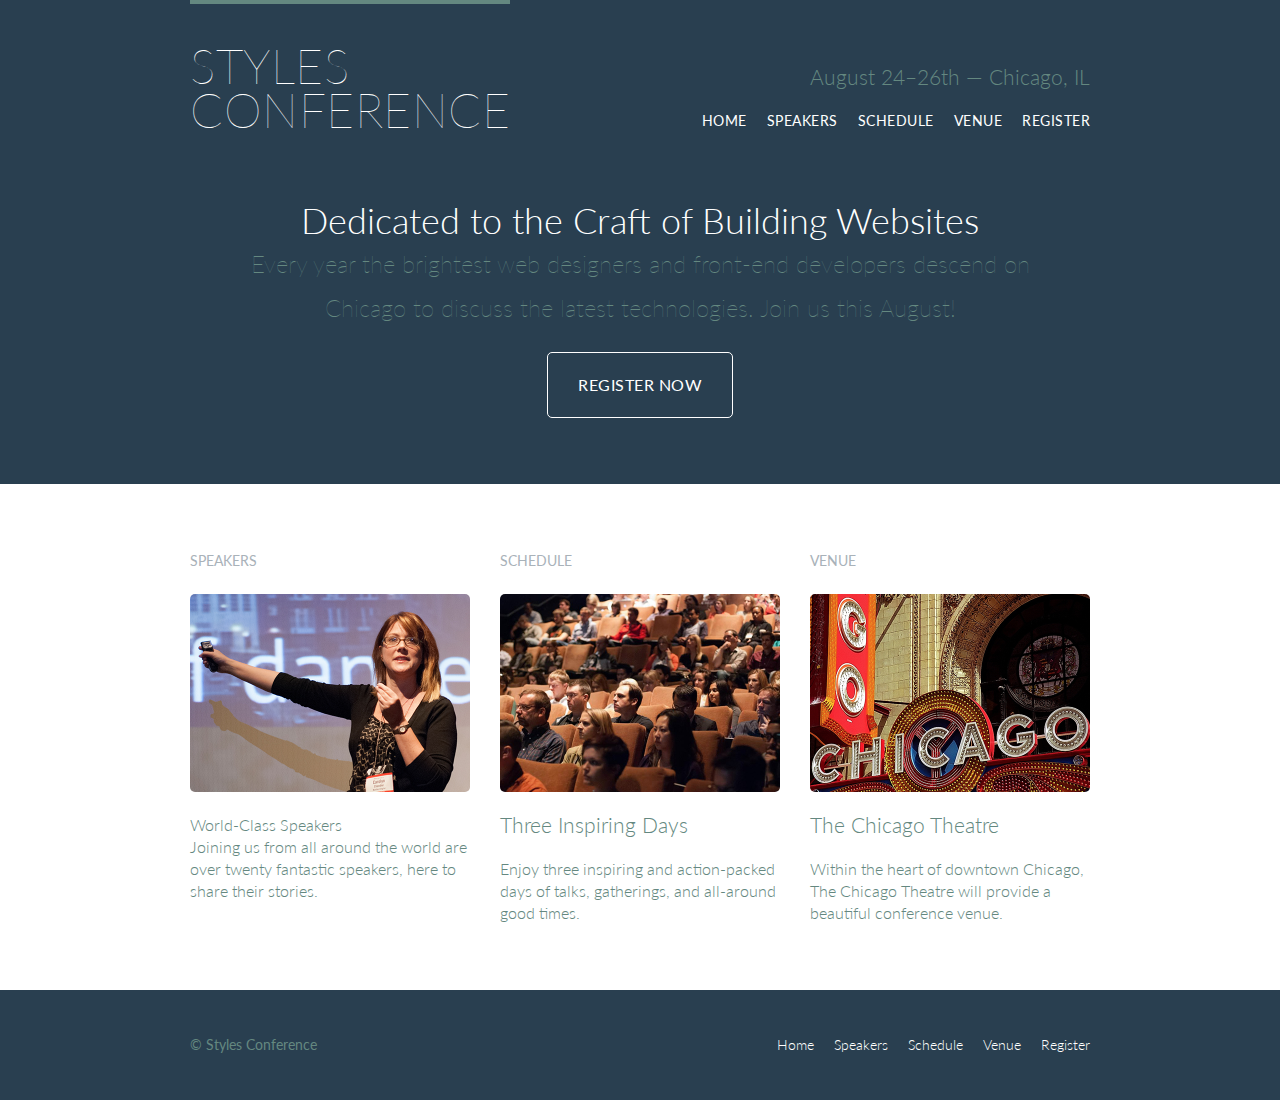
<file: practice/styles-conference/index.html>
<!DOCTYPE html>
<html lang="en">

  <head>
    <meta charset="utf-8">
    <title>Styles Conference</title>
    <link rel="stylesheet" href="assets/stylesheets/main.css">
    <link rel="stylesheet" href="https://fonts.googleapis.com/css?family=Lato:100,300,400">
  </head>

  <body>

    <!-- Header -->

    <header class="primary-header container group">

      <h1 class="logo">
        <a href="index.html">Styles <br> Conference</a>
      </h1>

      <h3 class="tagline">August 24&ndash;26th &mdash; Chicago, IL</h3>

      <nav class="nav primary-nav">
        <ul>
          <li><a href="index.html">Home</a></li><!--
          --><li><a href="speakers.html">Speakers</a></li><!--
          --><li><a href="schedule.html">Schedule</a></li><!--
          --><li><a href="venue.html">Venue</a></li><!--
          --><li><a href="register.html">Register</a></li>
        </ul>
      </nav>

    </header>

    <!-- Hero -->

    <section class="hero container">

      <h2>Dedicated to the Craft of Building Websites</h2>

      <p>Every year the brightest web designers and front-end developers descend on Chicago to discuss the latest technologies. Join us this August!</p>

      <a class="btn btn-alt" href="register.html">Register Now</a>

    </section>

    <!-- Teasers -->
    <section class="row">
      <div class="grid">

        <!-- Speakers -->

        <section class="teaser col-1-3">
          <h5>Speakers</h5>
          <a href="speakers.html">
            <img src="assets/images/home/speakers.jpg" alt="Professional Speaker"
            <h3>World-Class Speakers</h3>
          </a>
          <p>Joining us from all around the world are over twenty fantastic speakers, here to share their stories.</p>
        </section><!--

        Schedule

      --><section class="teaser col-1-3">
      <h5>Schedule</h5>
          <a href="schedule.html">
            <img src="assets/images/home/schedule.jpg" alt="Schedule">
            <h3>Three Inspiring Days</h3>
          </a>
          <p>Enjoy three inspiring and action-packed days of talks, gatherings, and all-around good times.</p>
        </section><!--

        Venue

      --><section class="teaser col-1-3">
      <h5>Venue</h5>
          <a href="venue.html">
            <img src="assets/images/home/venue.jpg" alt="Venue">
            <h3>The Chicago Theatre</h3>
          </a>
          <p>Within the heart of downtown Chicago, The Chicago Theatre will provide a beautiful conference venue.</p>
        </section>

      </div>
    </section>

    <!-- Footer -->

    <footer class="primary-footer container group">

      <small>&copy; Styles Conference</small>

      <nav class="nav">
        <ul>
          <li><a href="index.html">Home</a></li><!--
        --><li><a href="speakers.html">Speakers</a></li><!--
        --><li><a href="schedule.html">Schedule</a></li><!--
        --><li><a href="venue.html">Venue</a></li><!--
        --><li><a href="register.html">Register</a></li>
        </ul>
      </nav>

    </footer>

  </body>
</html>
</file>
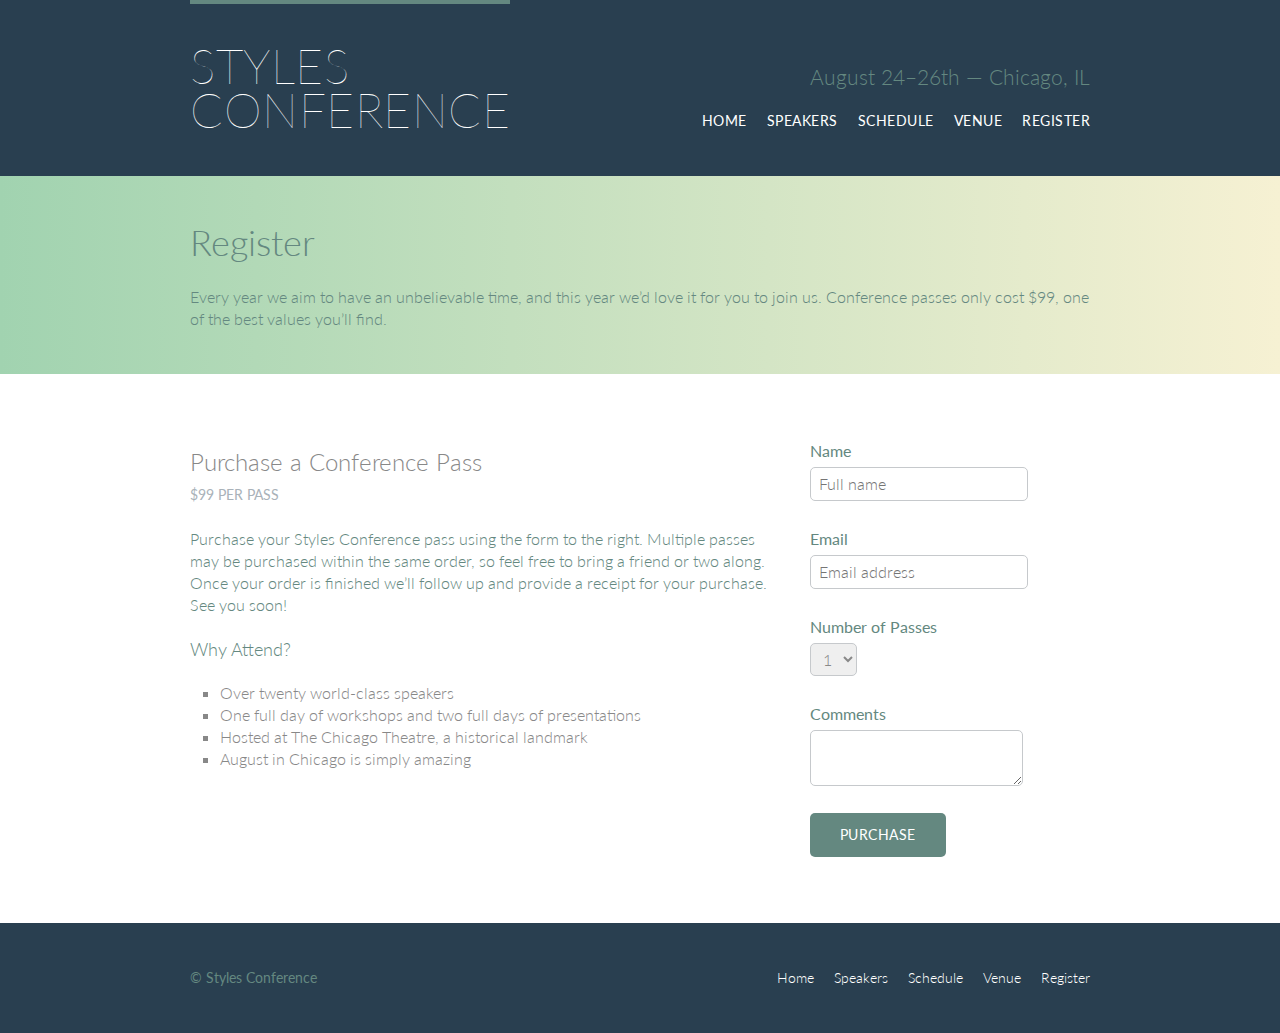
<file: practice/styles-conference/register.html>
<!DOCTYPE html>
<html lang="en">

  <head>
    <meta charset="utf-8">
    <title>Register - Styles Conference</title>
    <link rel="stylesheet" href="assets/stylesheets/main.css">
    <link rel="stylesheet" href="http://fonts.googleapis.com/css?family=Lato:100,300,400">
  </head>

  <body>

    <!-- Header -->

    <header class="primary-header container group">

      <h1 class="logo">
        <a href="index.html">Styles <br> Conference</a>
      </h1>

      <h3 class="tagline">August 24&ndash;26th &mdash; Chicago, IL</h3>

      <nav class="nav primary-nav">
        <ul>
          <li><a href="index.html">Home</a></li><!--
          --><li><a href="speakers.html">Speakers</a></li><!--
          --><li><a href="schedule.html">Schedule</a></li><!--
          --><li><a href="venue.html">Venue</a></li><!--
          --><li><a href="register.html">Register</a></li>
        </ul>
      </nav>

    </header>

    <!-- Lead -->

    <section class="row-alt">
      <div class="lead container">

        <h1>Register</h1>

        <p>Every year we aim to have an unbelievable time, and this year we&#8217;d love it for you to join us. Conference passes only cost $99, one of the best values you&#8217;ll find.</p>

      </div>
    </section>

    <!-- Main content -->

    <section class="row">
      <div class="grid">

        <!-- Details -->

        <section class="col-2-3">

          <h2>Purchase a Conference Pass</h2>
          <h5>$99 per Pass</h5>

          <p>Purchase your Styles Conference pass using the form to the right. Multiple passes may be purchased within the same order, so feel free to bring a friend or two along. Once your order is finished we&#8217;ll follow up and provide a receipt for your purchase. See you soon!</p>

          <h4>Why Attend?</h4>

          <ul class="why-attend">
            <li>Over twenty world-class speakers</li>
            <li>One full day of workshops and two full days of presentations</li>
            <li>Hosted at The Chicago Theatre, a historical landmark</li>
            <li>August in Chicago is simply amazing</li>
          </ul>

        </section><!--

        Registration form

        --><form class="col-1-3" action="#" method="post">

          <fieldset class="register-group">

            <label>
              Name
              <input type="text" name="name" placeholder="Full name" required>
            </label>

            <label>
              Email
              <input type="email" name="email" placeholder="Email address" required>
            </label>

            <label>
              Number of Passes
              <select name="quantity" required>
                <option value="1" selected>1</option>
                <option value="2">2</option>
                <option value="3">3</option>
                <option value="4">4</option>
                <option value="5">5</option>
              </select>
            </label>

            <label>
              Comments
              <textarea name="comments"></textarea>
            </label>

          </fieldset>

          <input class="btn btn-default" type="submit" name="submit" value="Purchase">

        </form>

      </div>
    </section>

    <!-- Footer -->

    <footer class="primary-footer container group">

      <small>&copy; Styles Conference</small>

      <nav class="nav">
        <ul>
          <li><a href="index.html">Home</a></li><!--
          --><li><a href="speakers.html">Speakers</a></li><!--
          --><li><a href="schedule.html">Schedule</a></li><!--
          --><li><a href="venue.html">Venue</a></li><!--
          --><li><a href="register.html">Register</a></li>
        </ul>
      </nav>

    </footer>

  </body>
</html>
</file>
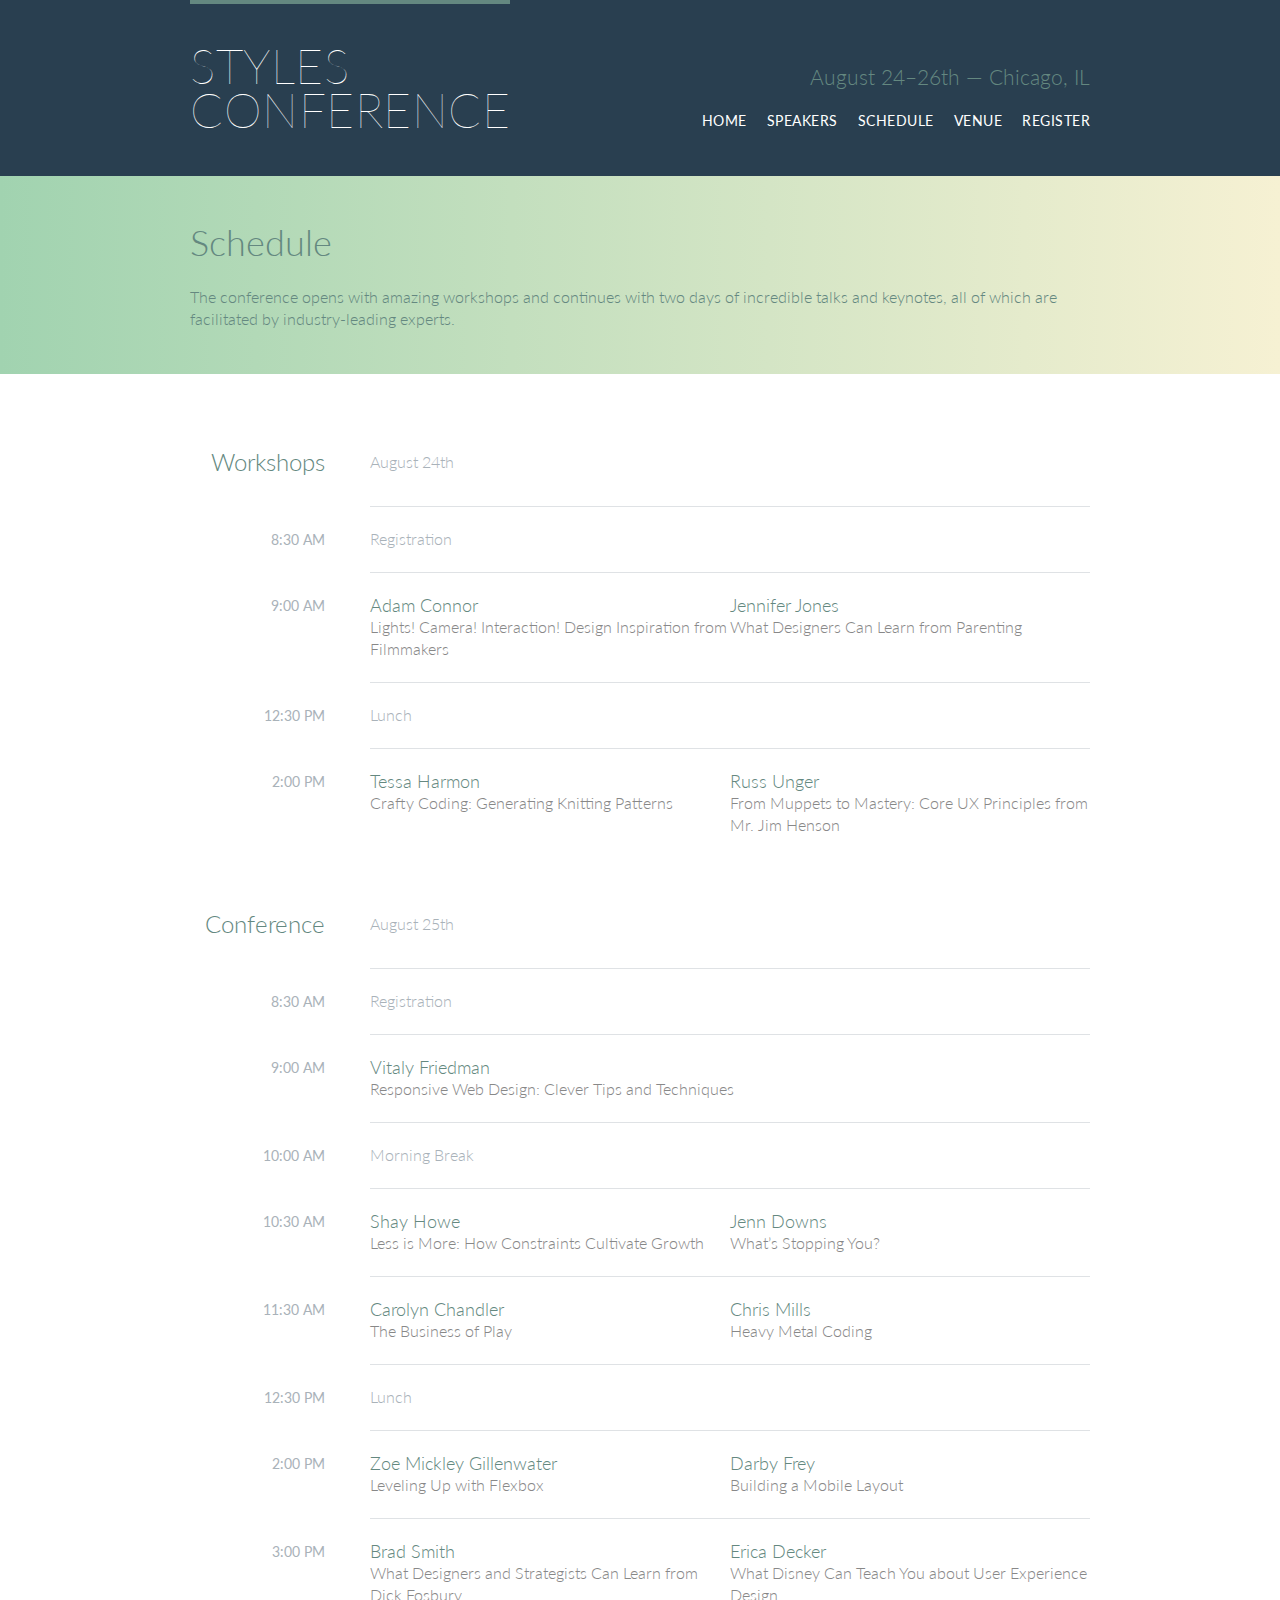
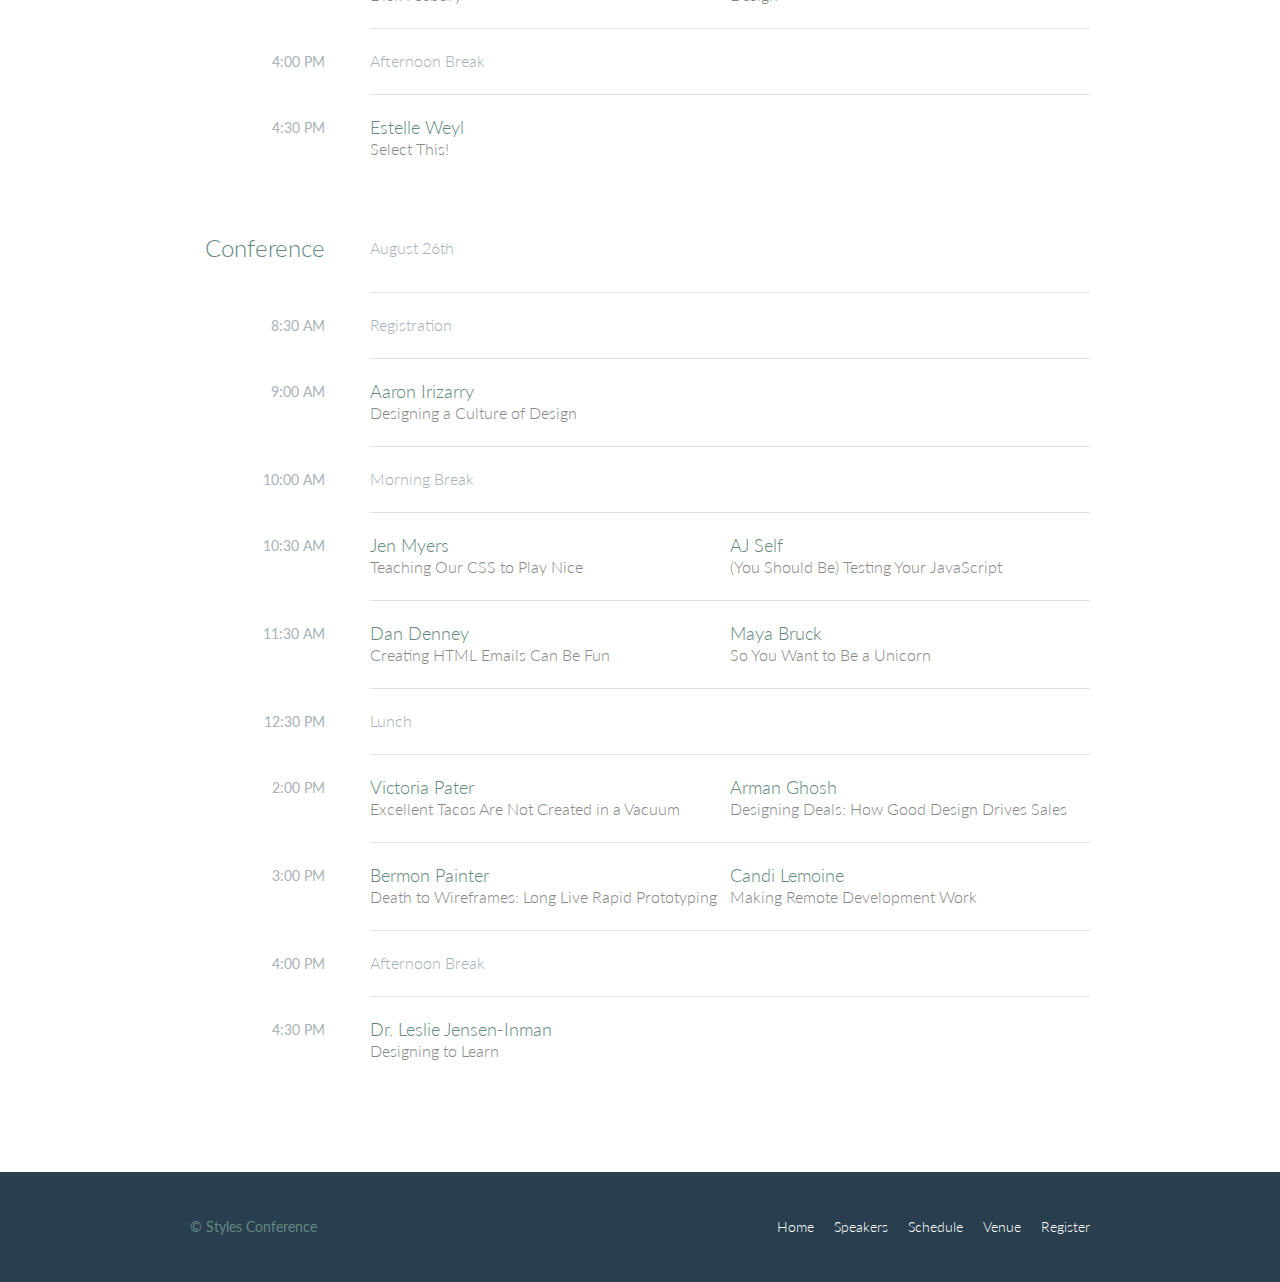
<file: practice/styles-conference/schedule.html>
<!DOCTYPE html>
<html lang="en">

  <head>
    <meta charset="utf-8">
    <title>Schedule - Styles Conference</title>
    <link rel="stylesheet" href="assets/stylesheets/main.css">
    <link rel="stylesheet" href="http://fonts.googleapis.com/css?family=Lato:100,300,400">
  </head>

  <body>

    <!-- Header -->

    <header class="primary-header container group">

      <h1 class="logo">
        <a href="index.html">Styles <br> Conference</a>
      </h1>

      <h3 class="tagline">August 24&ndash;26th &mdash; Chicago, IL</h3>

      <nav class="nav primary-nav">
        <ul>
          <li><a href="index.html">Home</a></li><!--
          --><li><a href="speakers.html">Speakers</a></li><!--
          --><li><a href="schedule.html">Schedule</a></li><!--
          --><li><a href="venue.html">Venue</a></li><!--
          --><li><a href="register.html">Register</a></li>
        </ul>
      </nav>

    </header>

    <!-- Lead -->

    <section class="row-alt">
      <div class="lead container">

        <h1>Schedule</h1>

        <p>The conference opens with amazing workshops and continues with two days of incredible talks and keynotes, all of which are facilitated by industry-leading experts.</p>

      </div>
    </section>

    <!-- Main content -->

    <section class="row">
      <div class="container">

        <!-- Workshops -->

        <table>
          <thead>
            <tr>
              <th scope="row">
                Workshops
              </th>
              <td class="schedule-offset" colspan="2">
                August 24th
              </td>
            </tr>
          </thead>
          <tbody>
            <tr>
              <th scope="row">
                <time datetime="08:30:00">8:30 AM</time>
              </th>
              <td class="schedule-offset" colspan="2">
                Registration
              </td>
            </tr>
            <tr>
              <th scope="row">
                <time datetime="09:00:00">9:00 AM</time>
              </th>
              <td>
                <a href="speakers.html#adam-connor">
                  <h4>Adam Connor</h4>
                  Lights! Camera! Interaction! Design Inspiration from Filmmakers
                </a>
              </td>
              <td>
                <a href="speakers.html#jennifer-jones">
                  <h4>Jennifer Jones</h4>
                  What Designers Can Learn from Parenting
                </a>
              </td>
            </tr>
            <tr>
              <th scope="row">
                <time datetime="12:30:00">12:30 PM</time>
              </th>
              <td class="schedule-offset" colspan="2">
                Lunch
              </td>
            </tr>
            <tr>
              <th scope="row">
                <time datetime="14:00">2:00 PM</time>
              </th>
              <td>
                <a href="speakers.html#tessa-harmon">
                  <h4>Tessa Harmon</h4>
                  Crafty Coding: Generating Knitting Patterns
                </a>
              </td>
              <td>
                <a href="speakers.html#russ-unger">
                  <h4>Russ Unger</h4>
                  From Muppets to Mastery: Core UX Principles from Mr. Jim Henson
                </a>
              </td>
            </tr>
          </tbody>
        </table>

        <!-- Conference -->

        <table>
          <thead>
            <tr>
              <th scope="row">
                Conference
              </th>
              <td class="schedule-offset" colspan="2">
                August 25th
              </td>
            </tr>
          </thead>
          <tbody>
            <tr>
              <th scope="row">
                <time datetime="08:30:00">8:30 AM</time>
              </th>
              <td class="schedule-offset" colspan="2">
                Registration
              </td>
            </tr>
            <tr>
              <th scope="row">
                <time datetime="09:00:00">9:00 AM</time>
              </th>
              <td colspan="2">
                <a href="speakers.html#vitaly-friedman">
                  <h4>Vitaly Friedman</h4>
                  Responsive Web Design: Clever Tips and Techniques
                </a>
              </td>
            </tr>
            <tr>
              <th scope="row">
                <time datetime="10:00:00">10:00 AM</time>
              </th>
              <td class="schedule-offset" colspan="2">
                Morning Break
              </td>
            </tr>
            <tr>
              <th scope="row">
                <time datetime="10:30:00">10:30 AM</time>
              </th>
              <td>
                <a href="speakers.html#shay-howe">
                  <h4>Shay Howe</h4>
                  Less is More: How Constraints Cultivate Growth
                </a>
              </td>
              <td>
                <a href="speakers.html#jenn-downs">
                  <h4>Jenn Downs</h4>
                  What&#8217;s Stopping You?
                </a>
              </td>
            </tr>
            <tr>
              <th scope="row">
                <time datetime="11:30:00">11:30 AM</time>
              </th>
              <td>
                <a href="speakers.html#carolyn-chandler">
                  <h4>Carolyn Chandler</h4>
                  The Business of Play
                </a>
              </td>
              <td>
                <a href="speakers.html#chris-mills">
                  <h4>Chris Mills</h4>
                  Heavy Metal Coding
                </a>
              </td>
            </tr>
            <tr>
              <th scope="row">
                <time datetime="12:30:00">12:30 PM</time>
              </th>
              <td class="schedule-offset" colspan="2">
                Lunch
              </td>
            </tr>
            <tr>
              <th scope="row">
                <time datetime="14:00">2:00 PM</time>
              </th>
              <td>
                <a href="speakers.html#zoe-mickley-gillenwater">
                  <h4>Zoe Mickley Gillenwater</h4>
                  Leveling Up with Flexbox
                </a>
              </td>
              <td>
                <a href="speakers.html#darby-frey">
                  <h4>Darby Frey</h4>
                  Building a Mobile Layout
                </a>
              </td>
            </tr>
            <tr>
              <th scope="row">
                <time datetime="15:00:00">3:00 PM</time>
              </th>
              <td>
                <a href="speakers.html#brad-smith">
                  <h4>Brad Smith</h4>
                  What Designers and Strategists Can Learn from Dick Fosbury
                </a>
              </td>
              <td>
                <a href="speakers.html#erica-decker">
                  <h4>Erica Decker</h4>
                  What Disney Can Teach You about User Experience Design
                </a>
              </td>
            </tr>
            <tr>
              <th scope="row">
                <time datetime="16:00:00">4:00 PM</time>
              </th>
              <td class="schedule-offset" colspan="2">
                Afternoon Break
              </td>
            </tr>
            <tr>
              <th scope="row">
                <time datetime="16:30:00">4:30 PM</time>
              </th>
              <td colspan="2">
                <a href="speakers.html#estelle-weyl">
                  <h4>Estelle Weyl</h4>
                  Select This!
                </a>
              </td>
            </tr>
          </tbody>
        </table>

        <!-- Conference -->

        <table>
          <thead>
            <tr>
              <th scope="row">
                Conference
              </th>
              <td class="schedule-offset" colspan="2">
                August 26th
              </td>
            </tr>
          </thead>
          <tbody>
            <tr>
              <th scope="row">
                <time datetime="08:30:00">8:30 AM</time>
              </th>
              <td class="schedule-offset" colspan="2">
                Registration
              </td>
            </tr>
            <tr>
              <th scope="row">
                <time datetime="09:00:00">9:00 AM</time>
              </th>
              <td colspan="2">
                <a href="speakers.html#aaron-irizarry">
                  <h4>Aaron Irizarry</h4>
                  Designing a Culture of Design
                </a>
              </td>
            </tr>
            <tr>
              <th scope="row">
                <time datetime="10:00:00">10:00 AM</time>
              </th>
              <td class="schedule-offset" colspan="2">
                Morning Break
              </td>
            </tr>
            <tr>
              <th scope="row">
                <time datetime="10:30:00">10:30 AM</time>
              </th>
              <td>
                <a href="speakers.html#jen-myers">
                  <h4>Jen Myers</h4>
                  Teaching Our CSS to Play Nice
                </a>
              </td>
              <td>
                <a href="speakers.html#aj-self">
                  <h4>AJ Self</h4>
                  (You Should Be) Testing Your JavaScript
                </a>
              </td>
            </tr>
            <tr>
              <th scope="row">
                <time datetime="11:30:00">11:30 AM</time>
              </th>
              <td>
                <a href="speakers.html#dan-denney">
                  <h4>Dan Denney</h4>
                  Creating HTML Emails Can Be Fun
                </a>
              </td>
              <td>
                <a href="speakers.html#maya-bruck">
                  <h4>Maya Bruck</h4>
                  So You Want to Be a Unicorn
                </a>
              </td>
            </tr>
            <tr>
              <th scope="row">
                <time datetime="12:30:00">12:30 PM</time>
              </th>
              <td class="schedule-offset" colspan="2">
                Lunch
              </td>
            </tr>
            <tr>
              <th scope="row">
                <time datetime="14:00">2:00 PM</time>
              </th>
              <td>
                <a href="speakers.html#victoria-pater">
                  <h4>Victoria Pater</h4>
                  Excellent Tacos Are Not Created in a Vacuum
                </a>
              </td>
              <td>
                <a href="speakers.html#arman-ghosh">
                  <h4>Arman Ghosh</h4>
                  Designing Deals: How Good Design Drives Sales
                </a>
              </td>
            </tr>
            <tr>
              <th scope="row">
                <time datetime="15:00:00">3:00 PM</time>
              </th>
              <td>
                <a href="speakers.html#bermon-painter">
                  <h4>Bermon Painter</h4>
                  Death to Wireframes: Long Live Rapid Prototyping
                </a>
              </td>
              <td>
                <a href="speakers.html#candi-lemoine">
                  <h4>Candi Lemoine</h4>
                  Making Remote Development Work
                </a>
              </td>
            </tr>
            <tr>
              <th scope="row">
                <time datetime="16:00:00">4:00 PM</time>
              </th>
              <td class="schedule-offset" colspan="2">
                Afternoon Break
              </td>
            </tr>
            <tr>
              <th scope="row">
                <time datetime="16:30:00">4:30 PM</time>
              </th>
              <td colspan="2">
                <a href="speakers.html#leslie-jensen-inman">
                  <h4>Dr. Leslie Jensen-Inman</h4>
                  Designing to Learn
                </a>
              </td>
            </tr>
          </tbody>
        </table>

      </div>
    </section>

    <!-- Footer -->

    <footer class="primary-footer container group">

      <small>&copy; Styles Conference</small>

      <nav class="nav">
        <ul>
          <li><a href="index.html">Home</a></li><!--
          --><li><a href="speakers.html">Speakers</a></li><!--
          --><li><a href="schedule.html">Schedule</a></li><!--
          --><li><a href="venue.html">Venue</a></li><!--
          --><li><a href="register.html">Register</a></li>
        </ul>
      </nav>

    </footer>

  </body>
</html>
</file>
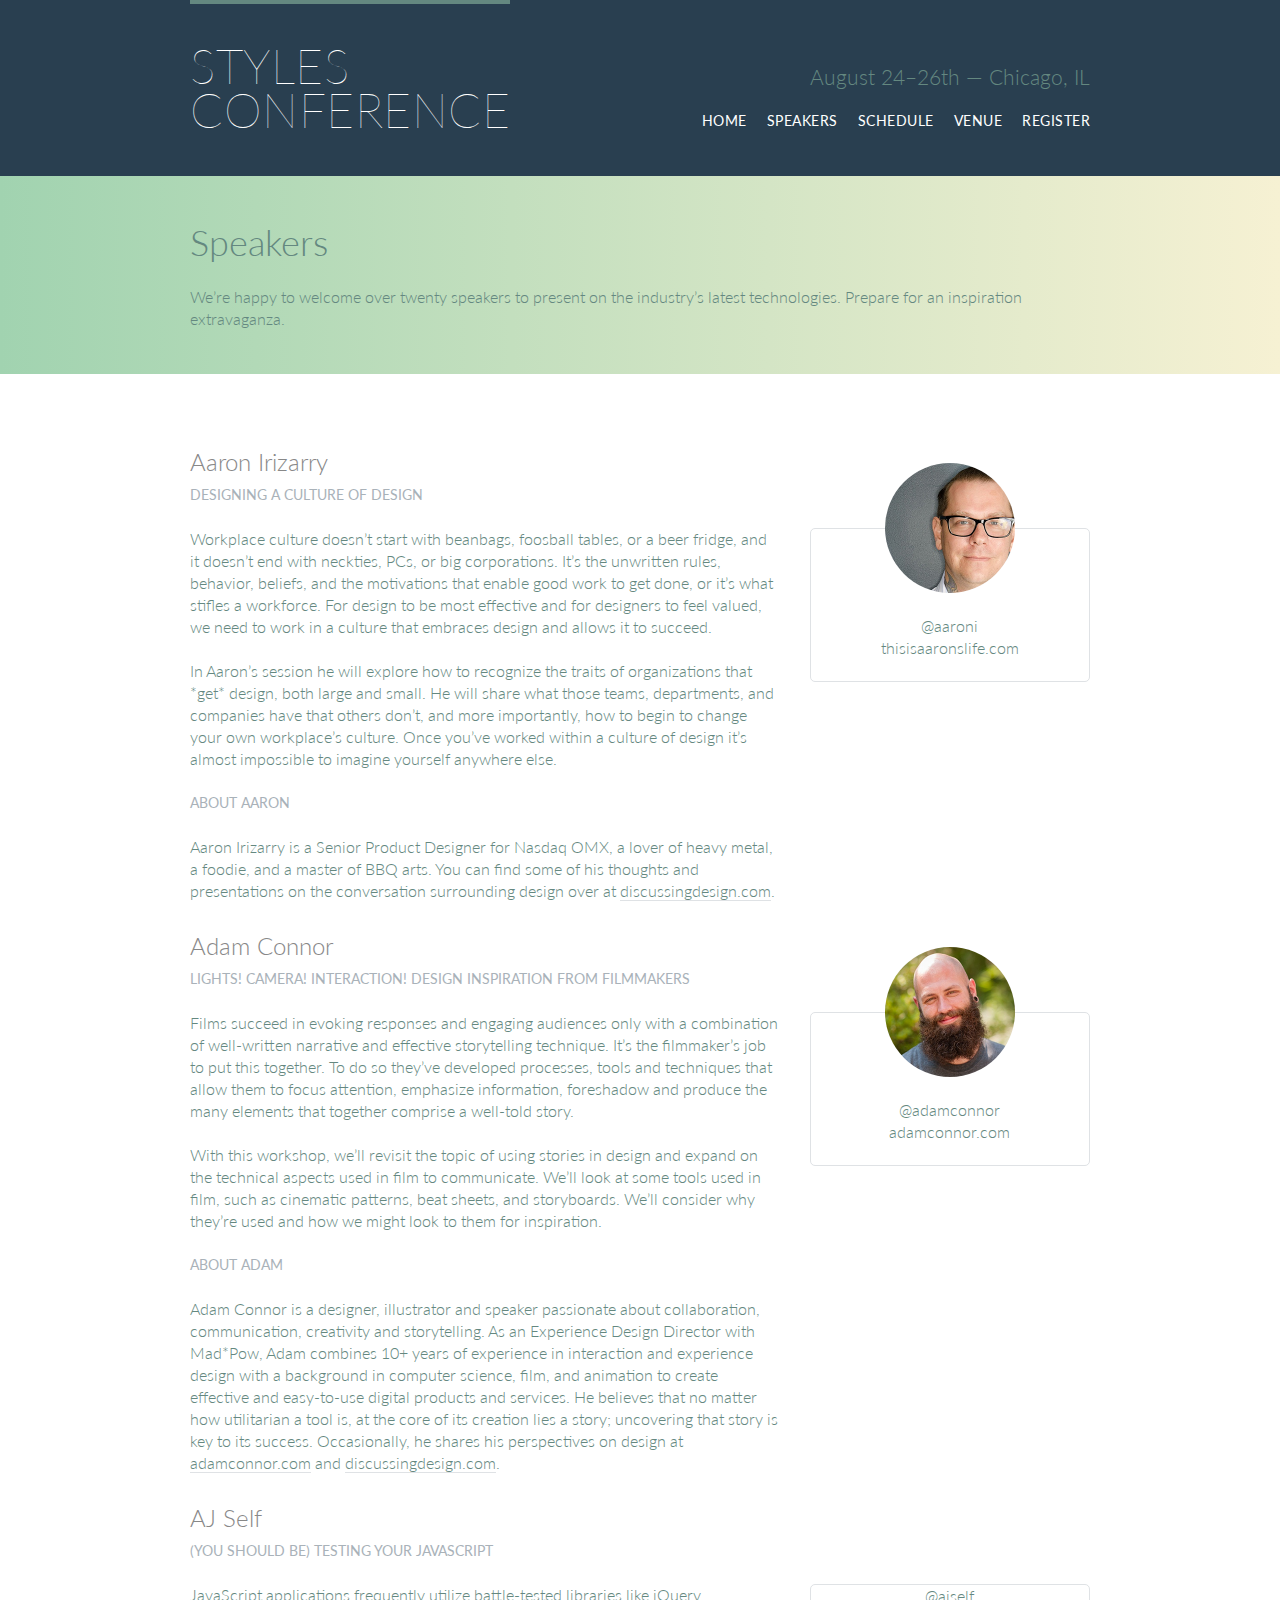
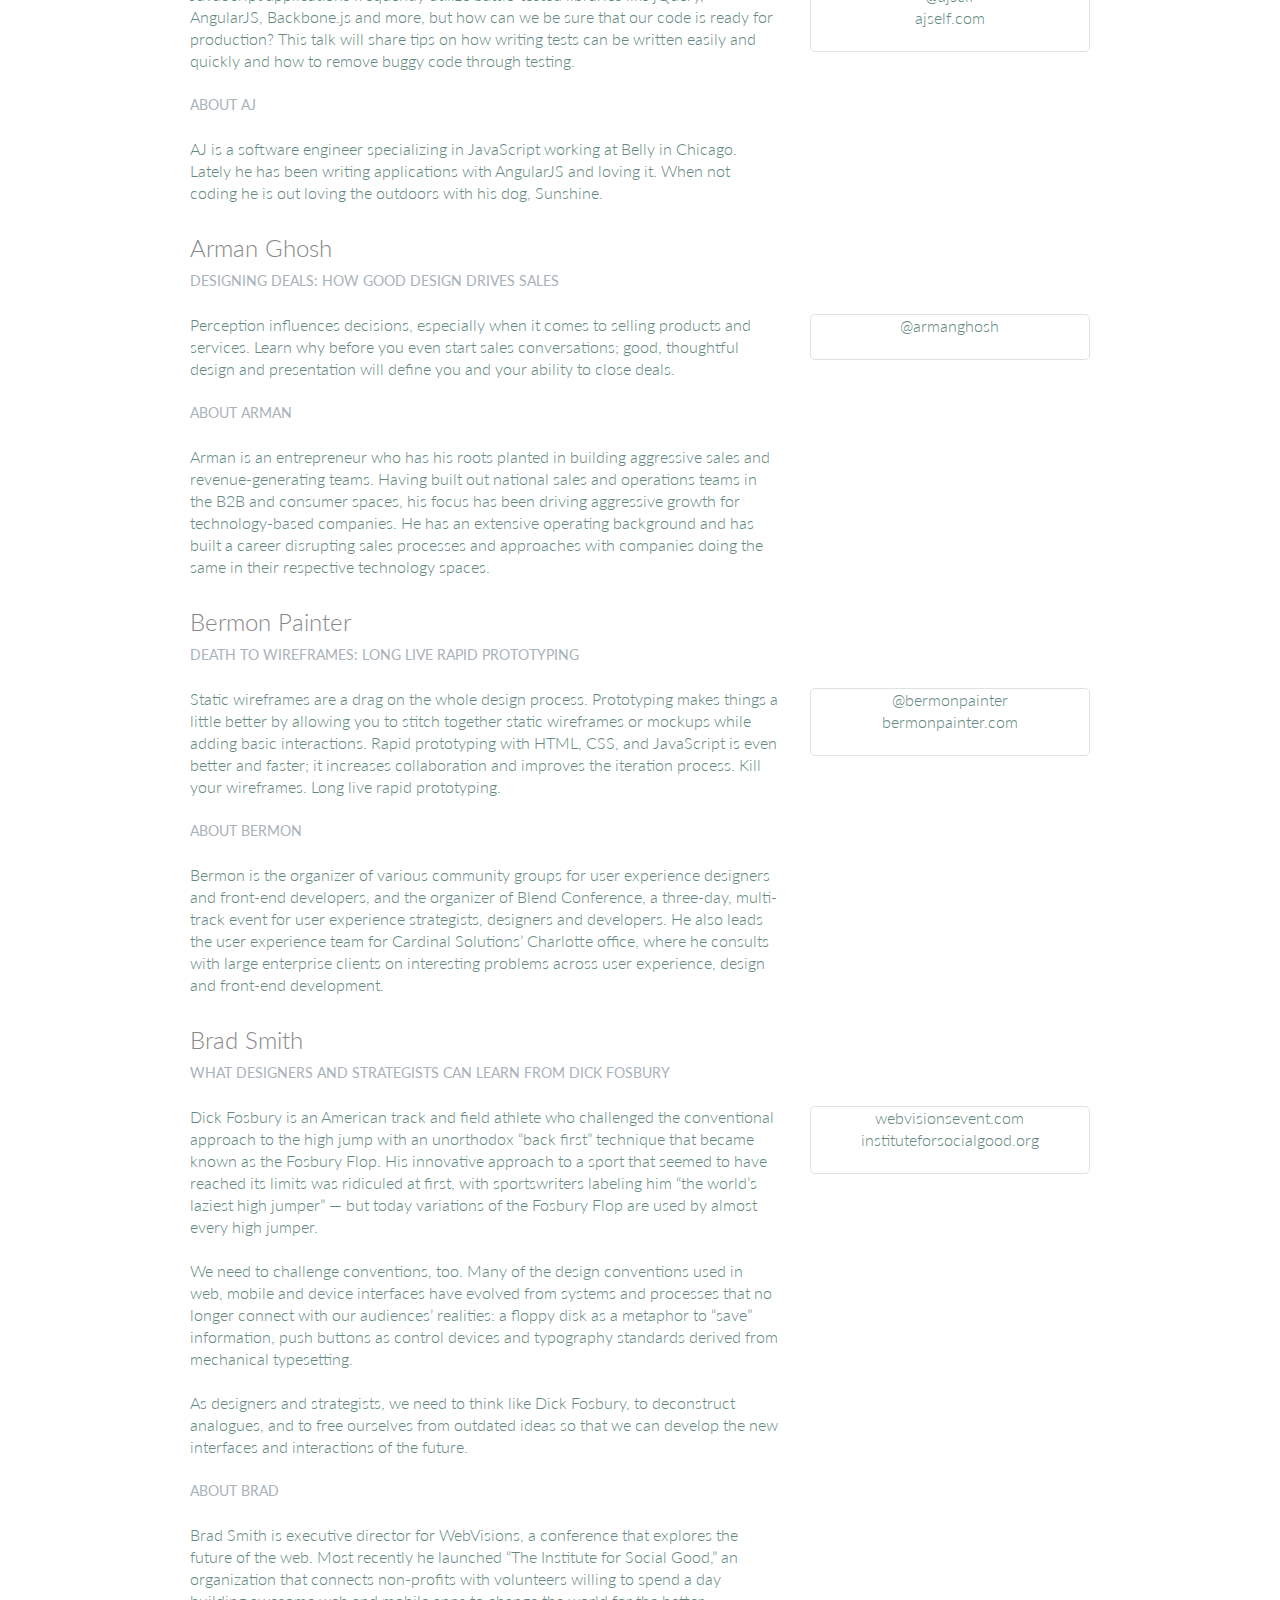
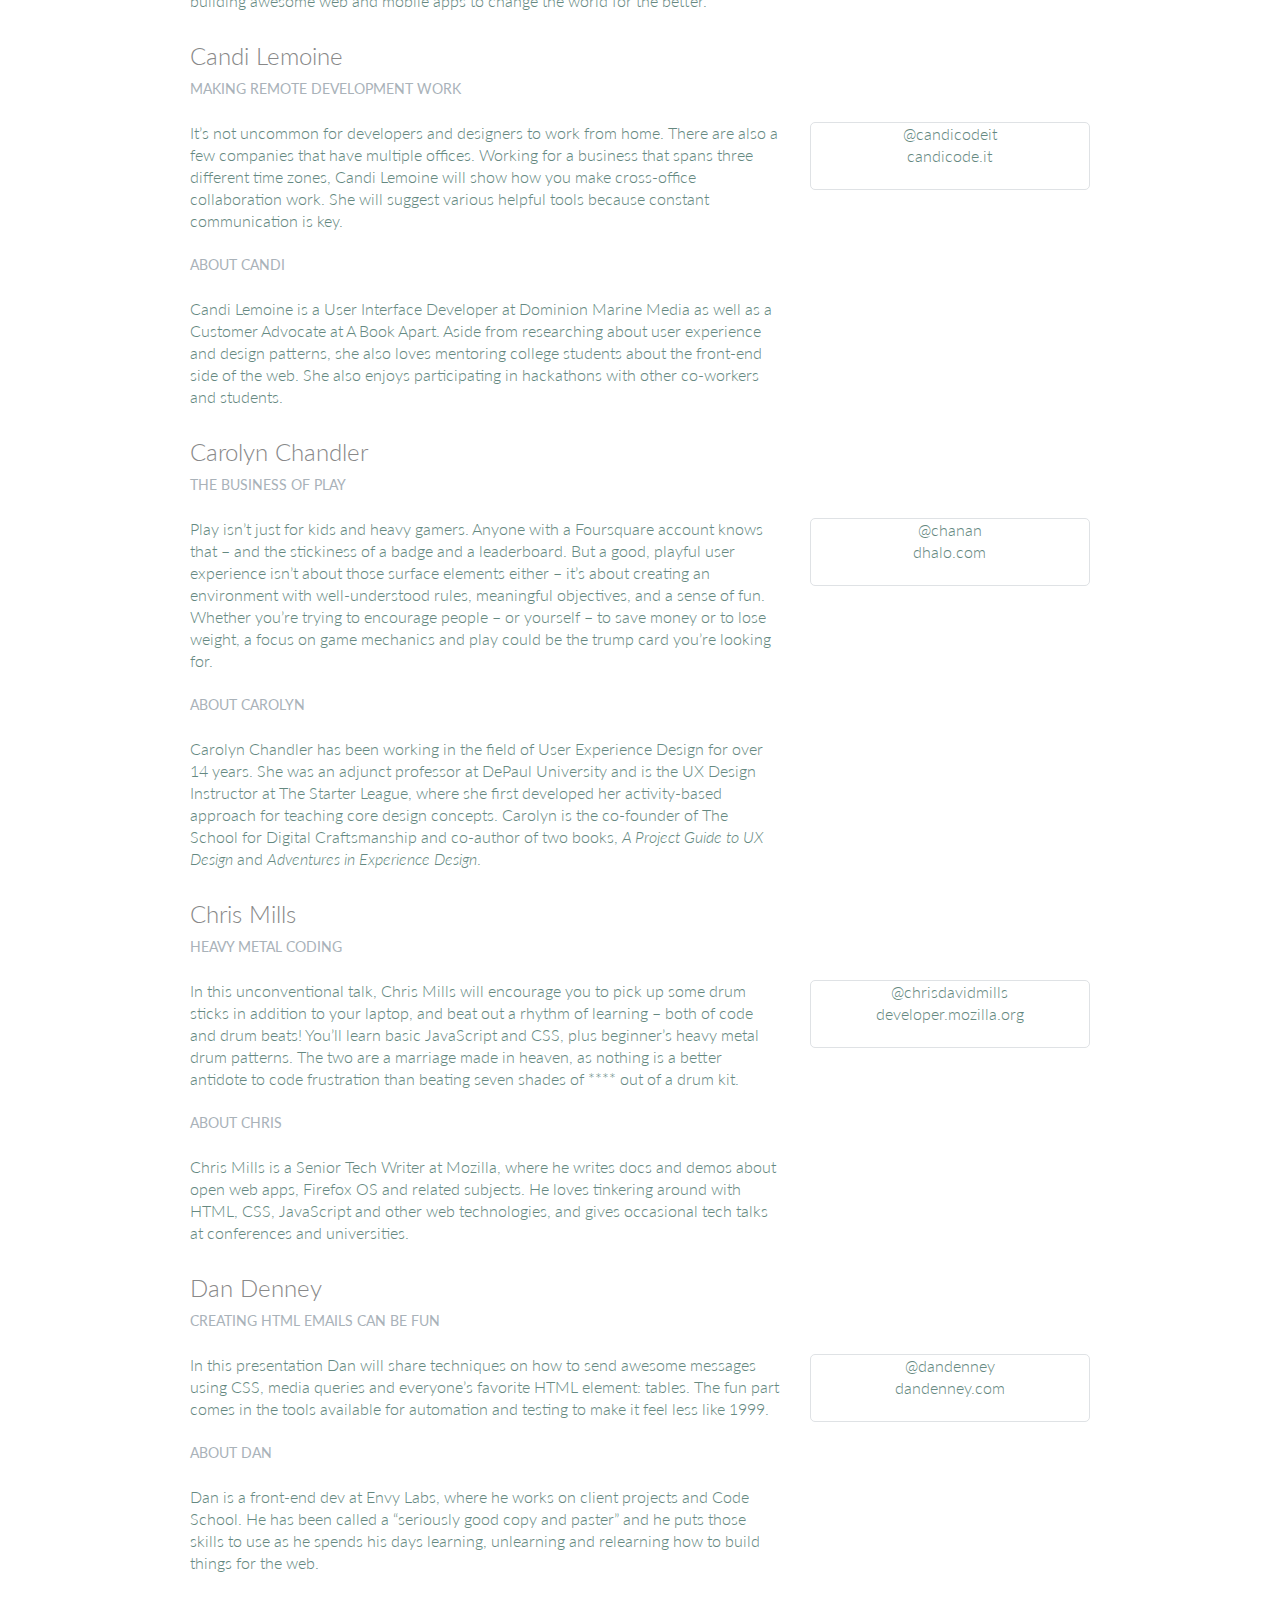
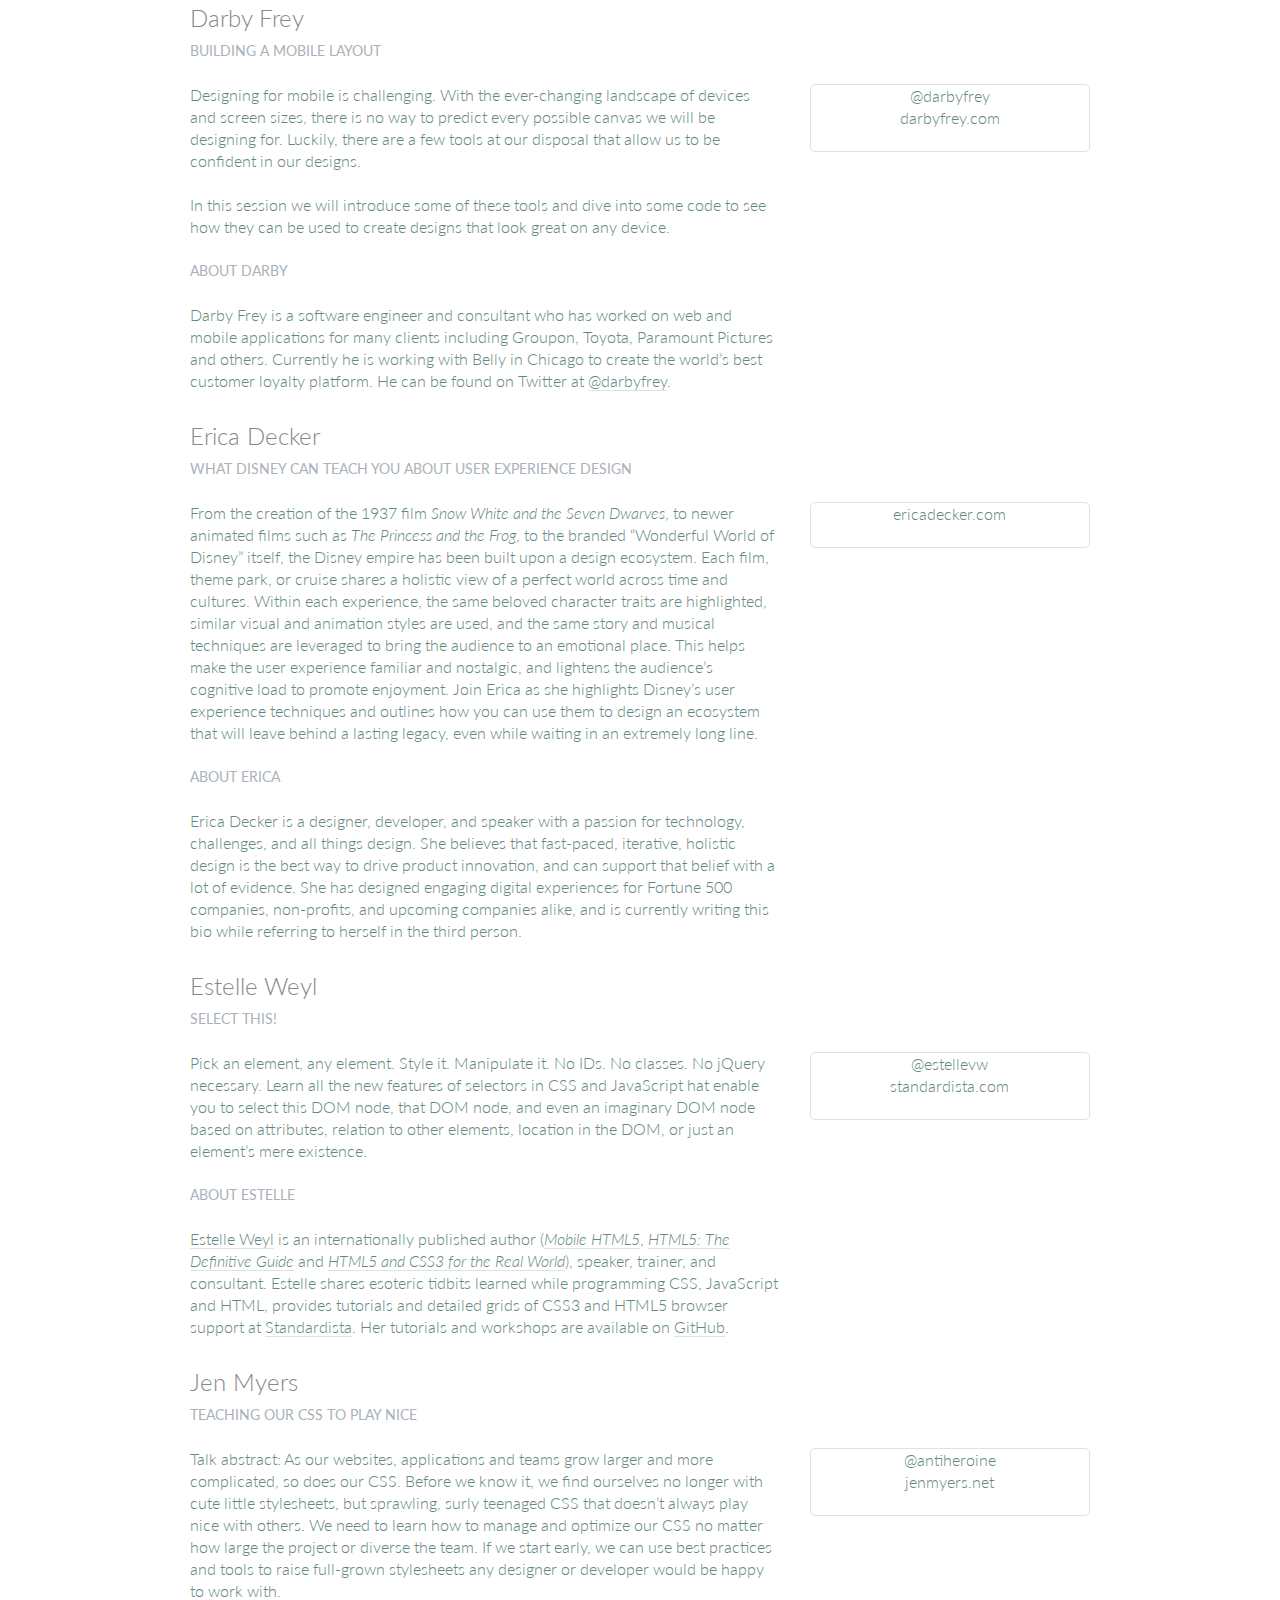
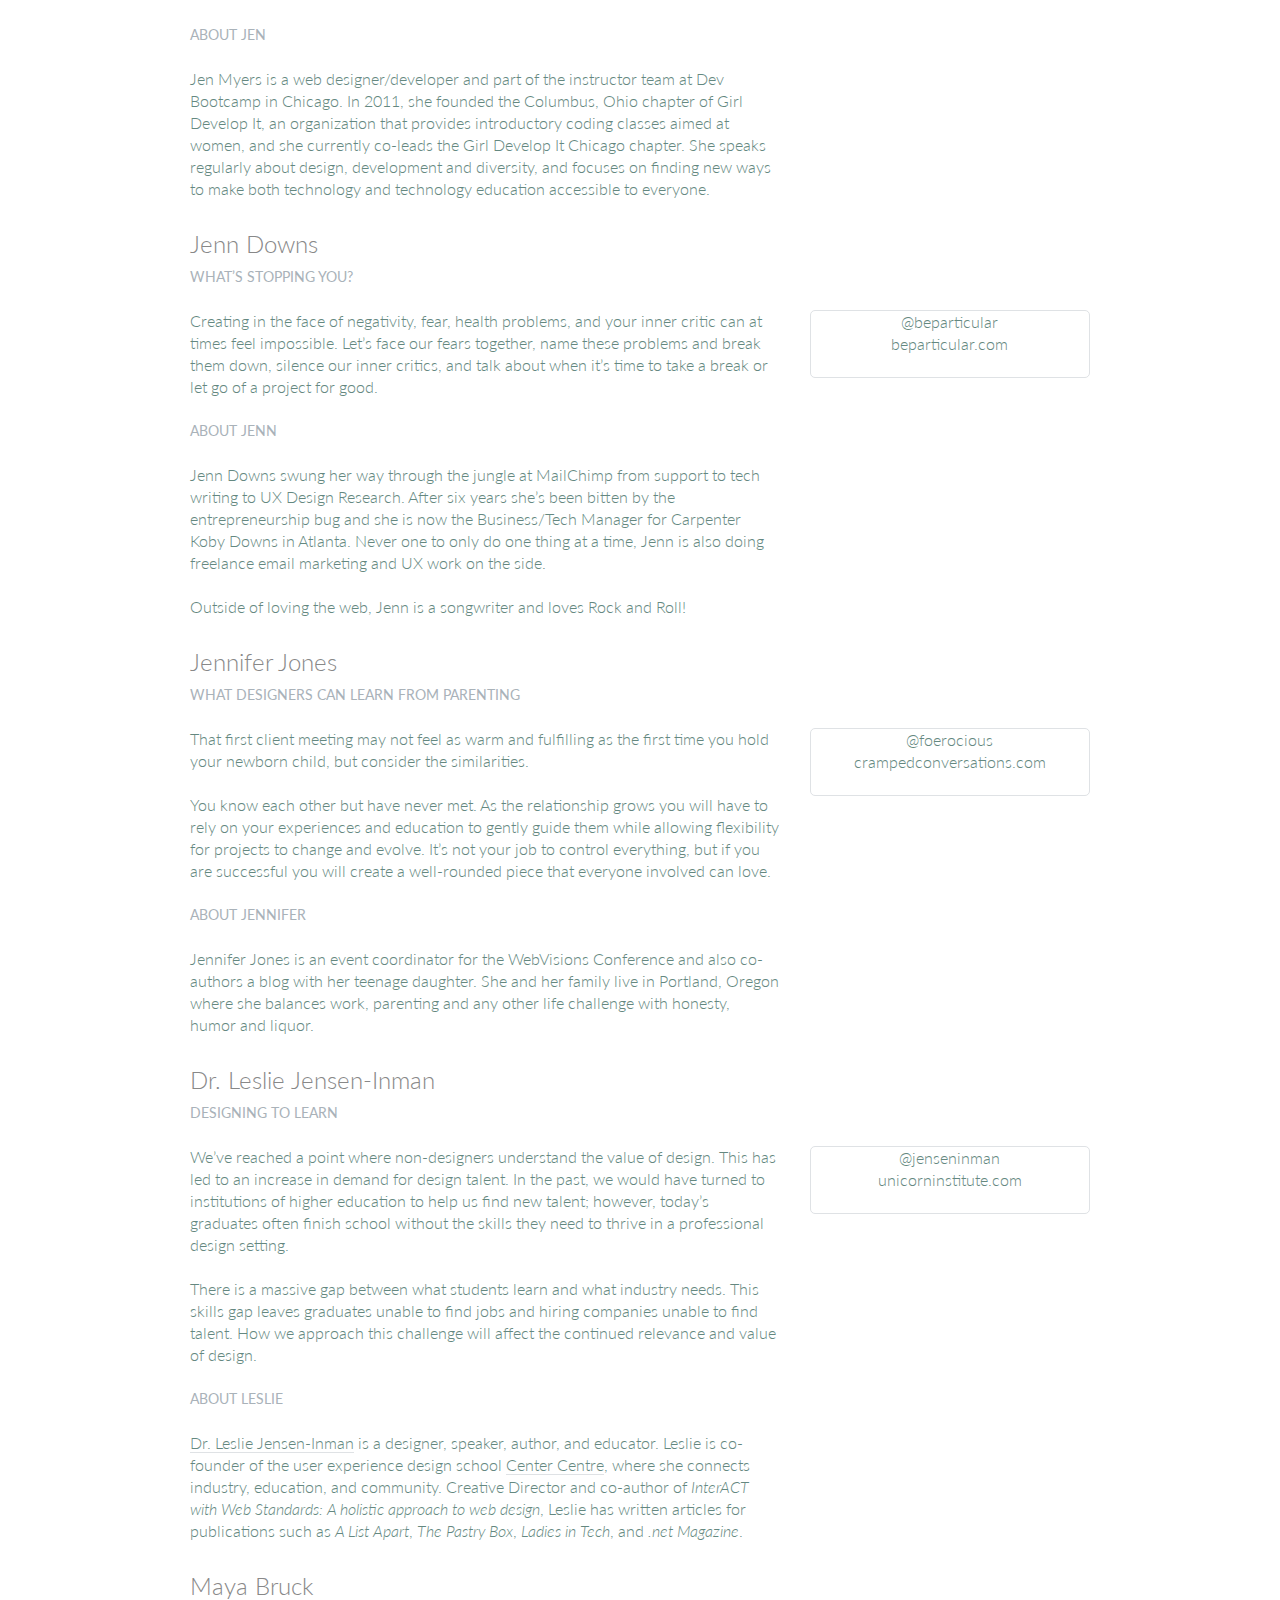
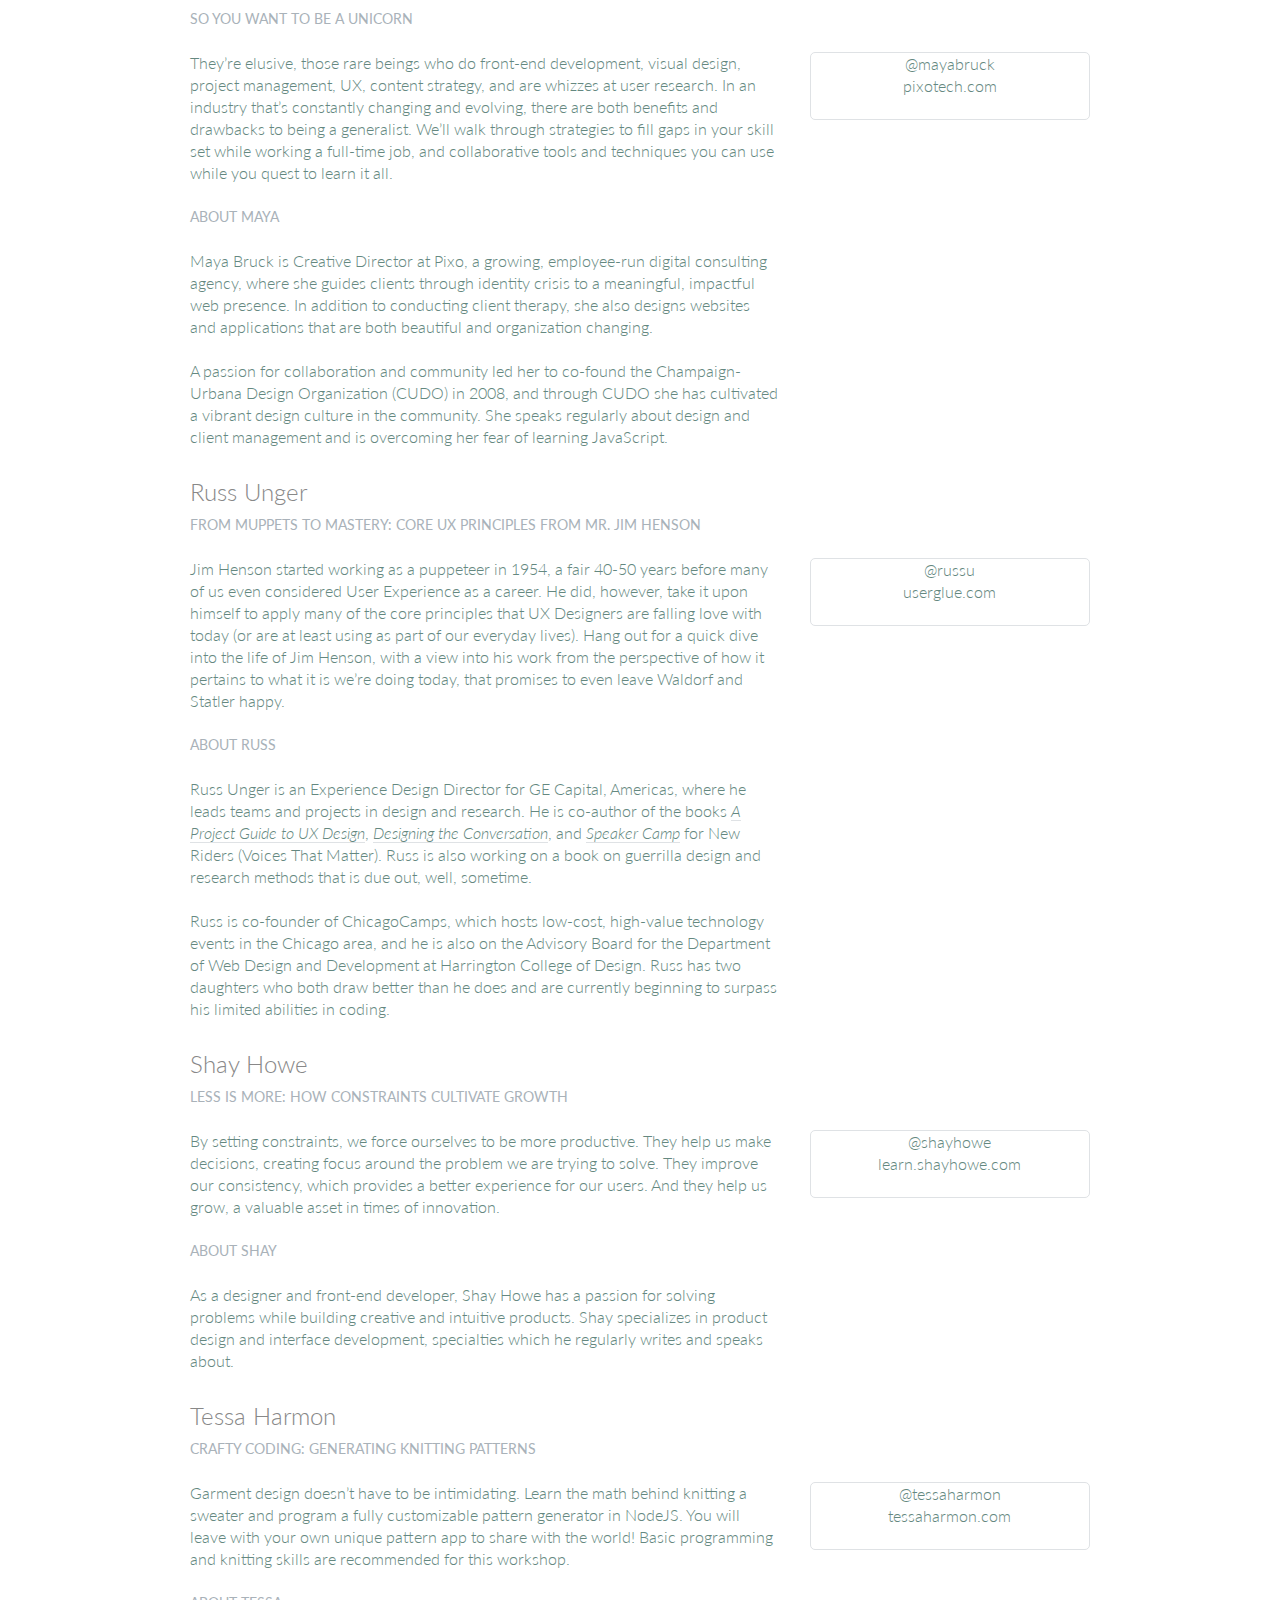
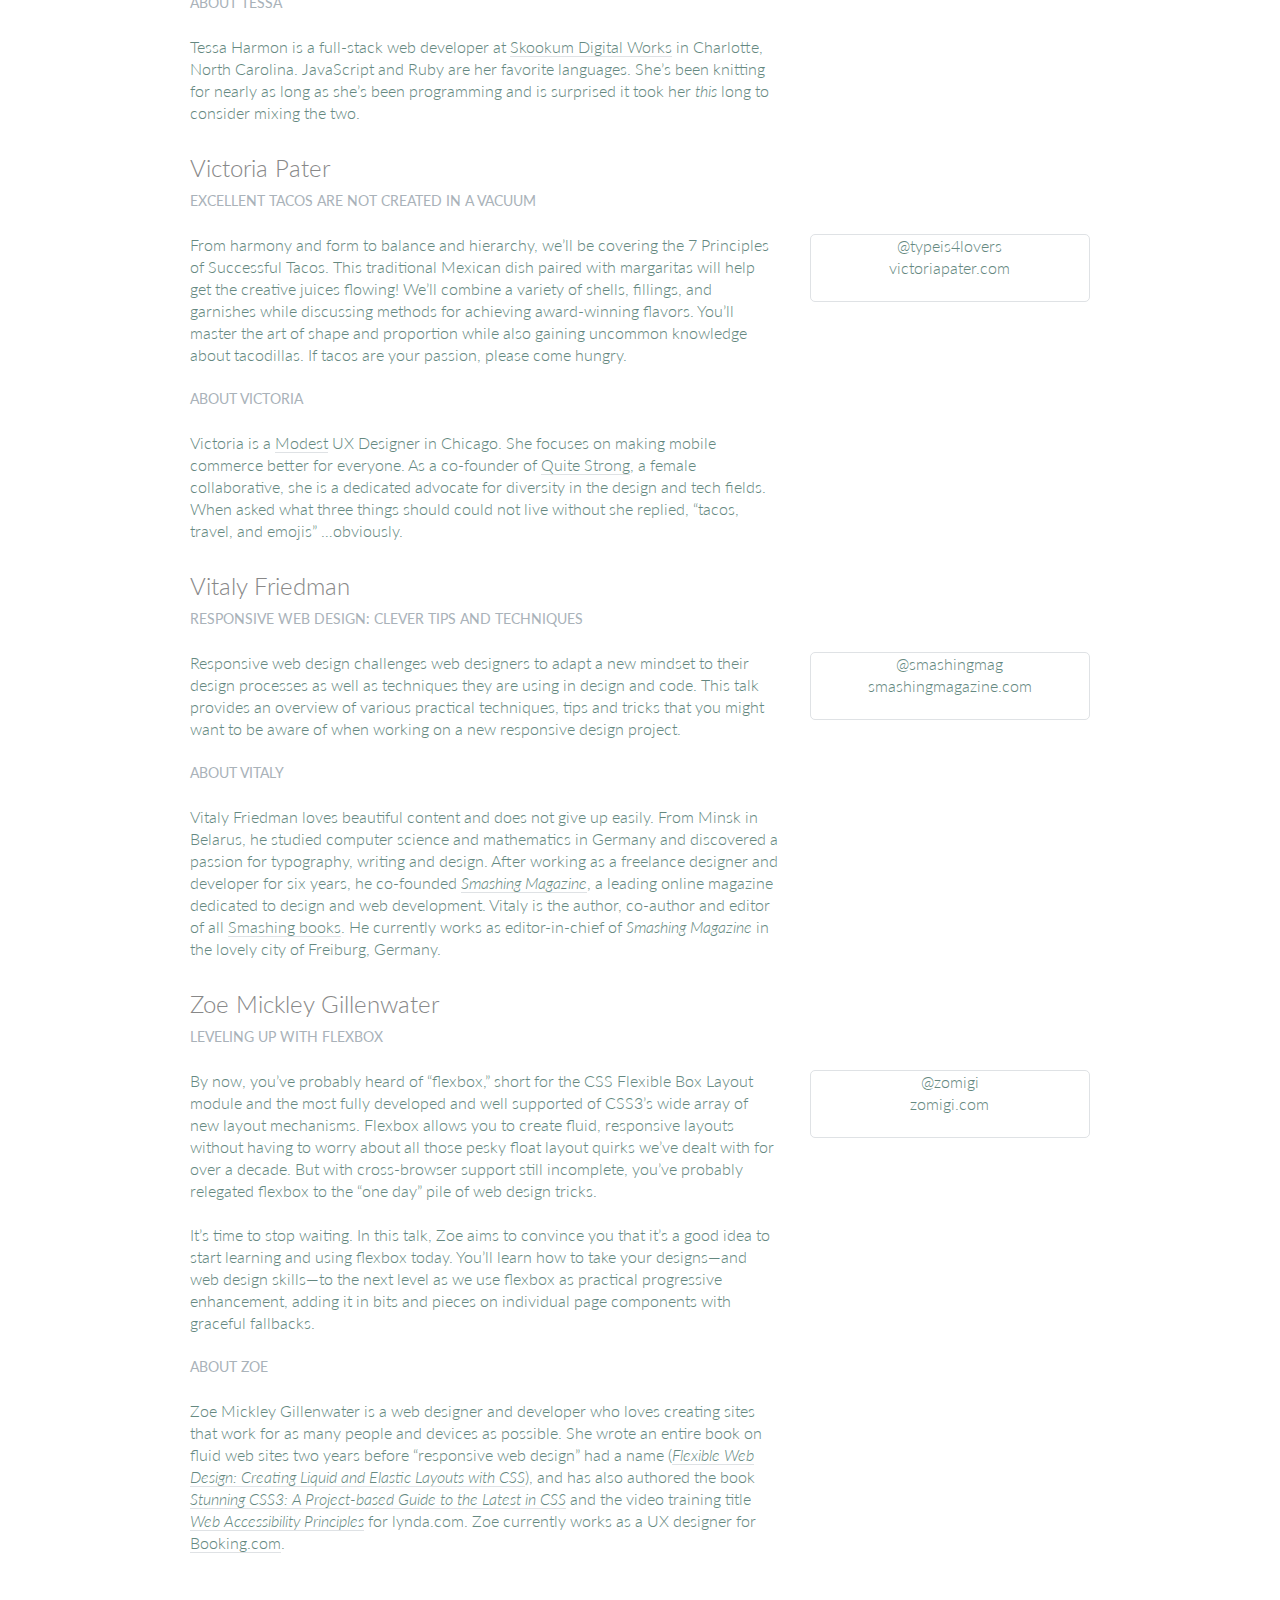
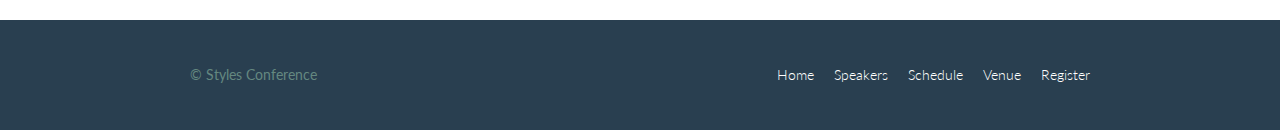
<file: practice/styles-conference/speakers.html>
<!DOCTYPE html>
<html lang="en">

  <head>
    <meta charset="utf-8">
    <title>Speakers - Styles Conference</title>
    <link rel="stylesheet" href="assets/stylesheets/main.css">
    <link rel="stylesheet" href="http://fonts.googleapis.com/css?family=Lato:100,300,400">
  </head>

  <body>

    <!-- Header -->

    <header class="primary-header container group">

      <h1 class="logo">
        <a href="index.html">Styles <br> Conference</a>
      </h1>

      <h3 class="tagline">August 24&ndash;26th &mdash; Chicago, IL</h3>

      <nav class="nav primary-nav">
        <ul>
          <li><a href="index.html">Home</a></li><!--
          --><li><a href="speakers.html">Speakers</a></li><!--
          --><li><a href="schedule.html">Schedule</a></li><!--
          --><li><a href="venue.html">Venue</a></li><!--
          --><li><a href="register.html">Register</a></li>
        </ul>
      </nav>

    </header>

    <!-- Lead -->

    <section class="row-alt">
      <div class="lead container">

        <h1>Speakers</h1>

        <p>We&#8217;re happy to welcome over twenty speakers to present on the industry&#8217;s latest technologies. Prepare for an inspiration extravaganza.</p>

      </div>
    </section>

    <!-- Main content -->

    <section class="row">
      <div class="grid">

        <!-- Aaron Irizarry -->

        <section class="speaker" id="aaron-irizarry">

          <div class="col-2-3">

            <h2>Aaron Irizarry</h2>
            <h5>Designing a Culture of Design</h5>

            <p>Workplace culture doesn&#8217;t start with beanbags, foosball tables, or a beer fridge, and it doesn&#8217;t end with neckties, PCs, or big corporations. It&#8217;s the unwritten rules, behavior, beliefs, and the motivations that enable good work to get done, or it&#8217;s what stifles a workforce. For design to be most effective and for designers to feel valued, we need to work in a culture that embraces design and allows it to succeed.</p>

            <p>In Aaron&#8217;s session he will explore how to recognize the traits of organizations that *get* design, both large and small. He will share what those teams, departments, and companies have that others don&#8217;t, and more importantly, how to begin to change your own workplace&#8217;s culture. Once you&#8217;ve worked within a culture of design it&#8217;s almost impossible to imagine yourself anywhere else.</p>

            <h5>About Aaron</h5>

            <p>Aaron Irizarry is a Senior Product Designer for Nasdaq OMX, a lover of heavy metal, a foodie, and a master of BBQ arts. You can find some of his thoughts and presentations on the conversation surrounding design over at <a href="http://www.discussingdesign.com/">discussingdesign.com</a>.</p>

          </div><!--

          --><aside class="col-1-3">
            <div class="speaker-info">

              <img src="assets/images/speakers/aaron-irizarry.jpg" alt="Aaron Irizarry">

              <ul>
                <li><a href="https://twitter.com/aaroni">@aaroni</a></li>
                <li><a href="http://www.thisisaaronslife.com/">thisisaaronslife.com</a></li>
              </ul>

            </div>
          </aside>

        </section>

        <!-- Adam Connor -->

        <section class="speaker" id="adam-connor">

          <div class="col-2-3">

            <h2>Adam Connor</h2>
            <h5>Lights! Camera! Interaction! Design Inspiration from Filmmakers</h5>

            <p>Films succeed in evoking responses and engaging audiences only with a combination of well-written narrative and effective storytelling technique. It&#8217;s the filmmaker&#8217;s job to put this together. To do so they&#8217;ve developed processes, tools and techniques that allow them to focus attention, emphasize information, foreshadow and produce the many elements that together comprise a well-told story.</p>

            <p>With this workshop, we&#8217;ll revisit the topic of using stories in design and expand on the technical aspects used in film to communicate. We&#8217;ll look at some tools used in film, such as cinematic patterns, beat sheets, and storyboards. We&#8217;ll consider why they&#8217;re used and how we might look to them for inspiration.</p>

            <h5>About Adam</h5>

            <p>Adam Connor is a designer, illustrator and speaker passionate about collaboration, communication, creativity and storytelling. As an Experience Design Director with Mad*Pow, Adam combines 10+ years of experience in interaction and experience design with a background in computer science, film, and animation to create effective and easy-to-use digital products and services. He believes that no matter how utilitarian a tool is, at the core of its creation lies a story; uncovering that story is key to its success. Occasionally, he shares his perspectives on design at <a href="http://adamconnor.com/">adamconnor.com</a> and <a href="http://www.discussingdesign.com/">discussingdesign.com</a>.</p>

          </div><!--

          --><aside class="col-1-3">
            <div class="speaker-info">

              <img src="assets/images/speakers/adam-connor.jpg" alt="Adam Connor">


              <ul>
                <li><a href="https://twitter.com/adamconnor">@adamconnor</a></li>
                <li><a href="http://adamconnor.com/">adamconnor.com</a></li>
              </ul>

            </div>
          </aside>

        </section>

        <!-- AJ Self -->

        <section class="speaker" id="aj-self">

          <div class="col-2-3">

            <h2>AJ Self</h2>
            <h5>(You Should Be) Testing Your JavaScript</h5>

            <p>JavaScript applications frequently utilize battle-tested libraries like jQuery, AngularJS, Backbone.js and more, but how can we be sure that our code is ready for production? This talk will share tips on how writing tests can be written easily and quickly and how to remove buggy code through testing.</p>

            <h5>About AJ</h5>

            <p>AJ is a software engineer specializing in JavaScript working at Belly in Chicago. Lately he has been writing applications with AngularJS and loving it. When not coding he is out loving the outdoors with his dog, Sunshine.</p>

          </div><!--

          --><aside class="col-1-3">
            <div class="speaker-info">

              <ul>
                <li><a href="https://twitter.com/ajself">@ajself</a></li>
                <li><a href="http://www.ajself.com/">ajself.com</a></li>
              </ul>

            </div>
          </aside>

        </section>

        <!-- Arman Ghosh -->

        <section class="speaker" id="arman-ghosh">

          <div class="col-2-3">

            <h2>Arman Ghosh</h2>
            <h5>Designing Deals: How Good Design Drives Sales</h5>

            <p>Perception influences decisions, especially when it comes to selling products and services. Learn why before you even start sales conversations; good, thoughtful design and presentation will define you and your ability to close deals.</p>

            <h5>About Arman</h5>

            <p>Arman is an entrepreneur who has his roots planted in building aggressive sales and revenue-generating teams. Having built out national sales and operations teams in the B2B and consumer spaces, his focus has been driving aggressive growth for technology-based companies. He has an extensive operating background and has built a career disrupting sales processes and approaches with companies doing the same in their respective technology spaces.</p>

          </div><!--

          --><aside class="col-1-3">
            <div class="speaker-info">

              <ul>
                <li><a href="https://twitter.com/armanghosh">@armanghosh</a></li>
              </ul>

            </div>
          </aside>

        </section>

        <!-- Bermon Painter -->

        <section class="speaker" id="bermon-painter">

          <div class="col-2-3">

            <h2>Bermon Painter</h2>
            <h5>Death to Wireframes: Long Live Rapid Prototyping</h5>

            <p>Static wireframes are a drag on the whole design process. Prototyping makes things a little better by allowing you to stitch together static wireframes or mockups while adding basic interactions. Rapid prototyping with HTML, CSS, and JavaScript is even better and faster; it increases collaboration and improves the iteration process. Kill your wireframes. Long live rapid prototyping.</p>

            <h5>About Bermon</h5>

            <p>Bermon is the organizer of various community groups for user experience designers and front-end developers, and the organizer of Blend Conference, a three-day, multi-track event for user experience strategists, designers and developers. He also leads the user experience team for Cardinal Solutions&#8217; Charlotte office, where he consults with large enterprise clients on interesting problems across user experience, design and front-end development.</p>

          </div><!--

          --><aside class="col-1-3">
            <div class="speaker-info">

              <ul>
                <li><a href="https://twitter.com/bermonpainter">@bermonpainter</a></li>
                <li><a href="http://bermonpainter.com/">bermonpainter.com</a></li>
              </ul>

            </div>
          </aside>

        </section>

        <!-- Brad Smith -->

        <section class="speaker" id="brad-smith">

          <div class="col-2-3">

            <h2>Brad Smith</h2>
            <h5>What Designers and Strategists Can Learn from Dick Fosbury</h5>

            <p>Dick Fosbury is an American track and field athlete who challenged the conventional approach to the high jump with an unorthodox &#8220;back first&#8221; technique that became known as the Fosbury Flop. His innovative approach to a sport that seemed to have reached its limits was ridiculed at first, with sportswriters labeling him &#8220;the world&#8217;s laziest high jumper&#8221; &#8212; but today variations of the Fosbury Flop are used by almost every high jumper.</p>

            <p>We need to challenge conventions, too. Many of the design conventions used in web, mobile and device interfaces have evolved from systems and processes that no longer connect with our audiences&#8217; realities: a floppy disk as a metaphor to &#8220;save&#8221; information, push buttons as control devices and typography standards derived from mechanical typesetting.</p>

            <p>As designers and strategists, we need to think like Dick Fosbury, to deconstruct analogues, and to free ourselves from outdated ideas so that we can develop the new interfaces and interactions of the future.</p>

            <h5>About Brad</h5>

            <p>Brad Smith is executive director for WebVisions, a conference that explores the future of the web. Most recently he launched &#8220;The Institute for Social Good,&#8221; an organization that connects non-profits with volunteers willing to spend a day building awesome web and mobile apps to change the world for the better.</p>

          </div><!--

          --><aside class="col-1-3">
            <div class="speaker-info">

              <ul>
                <li><a href="http://www.webvisionsevent.com/">webvisionsevent.com</a></li>
                <li><a href="http://www.instituteforsocialgood.org/">instituteforsocialgood.org</a></li>
              </ul>

            </div>
          </aside>

        </section>

        <!-- Candi Lemoine -->

        <section class="speaker" id="candi-lemoine">

          <div class="col-2-3">

            <h2>Candi Lemoine</h2>
            <h5>Making Remote Development Work</h5>

            <p>It&#8217;s not uncommon for developers and designers to work from home. There are also a few companies that have multiple offices. Working for a business that spans three different time zones, Candi Lemoine will show how you make cross-office collaboration work. She will suggest various helpful tools because constant communication is key.</p>

            <h5>About Candi</h5>

            <p>Candi Lemoine is a User Interface Developer at Dominion Marine Media as well as a Customer Advocate at A Book Apart. Aside from researching about user experience and design patterns, she also loves mentoring college students about the front-end side of the web. She also enjoys participating in hackathons with other co-workers and students.</p>

          </div><!--

          --><aside class="col-1-3">
            <div class="speaker-info">

              <ul>
                <li><a href="https://twitter.com/candicodeit">@candicodeit</a></li>
                <li><a href="http://candicode.it/">candicode.it</a></li>
              </ul>

            </div>
          </aside>

        </section>

        <!-- Carolyn Chandler -->

        <section class="speaker" id="carolyn-chandler">

          <div class="col-2-3">

            <h2>Carolyn Chandler</h2>
            <h5>The Business of Play</h5>

            <p>Play isn&#8217;t just for kids and heavy gamers. Anyone with a Foursquare account knows that &#8211; and the stickiness of a badge and a leaderboard. But a good, playful user experience isn&#8217;t about those surface elements either &#8211; it&#8217;s about creating an environment with well-understood rules, meaningful objectives, and a sense of fun. Whether you&#8217;re trying to encourage people &#8211; or yourself &#8211; to save money or to lose weight, a focus on game mechanics and play could be the trump card you&#8217;re looking for.</p>

            <h5>About Carolyn</h5>

            <p>Carolyn Chandler has been working in the field of User Experience Design for over 14 years. She was an adjunct professor at DePaul University and is the UX Design Instructor at The Starter League, where she first developed her activity-based approach for teaching core design concepts. Carolyn is the co-founder of The School for Digital Craftsmanship and co-author of two books, <cite>A Project Guide to UX Design</cite> and <cite>Adventures in Experience Design</cite>.</p>

          </div><!--

          --><aside class="col-1-3">
            <div class="speaker-info">

              <ul>
                <li><a href="https://twitter.com/chanan">@chanan</a></li>
                <li><a href="http://www.dhalo.com/">dhalo.com</a></li>
              </ul>

            </div>
          </aside>

        </section>

        <!-- Chris Mills -->

        <section class="speaker" id="chris-mills">

          <div class="col-2-3">

            <h2>Chris Mills</h2>
            <h5>Heavy Metal Coding</h5>

            <p>In this unconventional talk, Chris Mills will encourage you to pick up some drum sticks in addition to your laptop, and beat out a rhythm of learning &#8211; both of code and drum beats! You&#8217;ll learn basic JavaScript and CSS, plus beginner&#8217;s heavy metal drum patterns. The two are a marriage made in heaven, as nothing is a better antidote to code frustration than beating seven shades of **** out of a drum kit.</p>

            <h5>About Chris</h5>

            <p>Chris Mills is a Senior Tech Writer at Mozilla, where he writes docs and demos about open web apps, Firefox OS and related subjects. He loves tinkering around with HTML, CSS, JavaScript and other web technologies, and gives occasional tech talks at conferences and universities.</p>

          </div><!--

          --><aside class="col-1-3">
            <div class="speaker-info">

              <ul>
                <li><a href="https://twitter.com/chrisdavidmills">@chrisdavidmills</a></li>
                <li><a href="https://developer.mozilla.org/">developer.mozilla.org</a></li>
              </ul>

            </div>
          </aside>

        </section>

        <!-- Dan Denney -->

        <section class="speaker" id="dan-denney">

          <div class="col-2-3">

            <h2>Dan Denney</h2>
            <h5>Creating HTML Emails Can Be Fun</h5>

            <p>In this presentation Dan will share techniques on how to send awesome messages using CSS, media queries and everyone&#8217;s favorite HTML element: tables. The fun part comes in the tools available for automation and testing to make it feel less like 1999.</p>

            <h5>About Dan</h5>

            <p>Dan is a front-end dev at Envy Labs, where he works on client projects and Code School. He has been called a &#8220;seriously good copy and paster&#8221; and he puts those skills to use as he spends his days learning, unlearning and relearning how to build things for the web.</p>

          </div><!--

          --><aside class="col-1-3">
            <div class="speaker-info">

              <ul>
                <li><a href="https://twitter.com/dandenney">@dandenney</a></li>
                <li><a href="http://dandenney.com/">dandenney.com</a></li>
              </ul>

            </div>
          </aside>

        </section>

        <!-- Darby Frey -->

        <section class="speaker" id="darby-frey">

          <div class="col-2-3">

            <h2>Darby Frey</h2>
            <h5>Building a Mobile Layout</h5>

            <p>Designing for mobile is challenging. With the ever-changing landscape of devices and screen sizes, there is no way to predict every possible canvas we will be designing for. Luckily, there are a few tools at our disposal that allow us to be confident in our designs.</p>

            <p>In this session we will introduce some of these tools and dive into some code to see how they can be used to create designs that look great on any device.</p>

            <h5>About Darby</h5>

            <p>Darby Frey is a software engineer and consultant who has worked on web and mobile applications for many clients including Groupon, Toyota, Paramount Pictures and others. Currently he is working with Belly in Chicago to create the world&#8217;s best customer loyalty platform. He can be found on Twitter at <a href="https://twitter.com/darbyfrey">@darbyfrey</a>.</p>

          </div><!--

          --><aside class="col-1-3">
            <div class="speaker-info">

              <ul>
                <li><a href="https://twitter.com/darbyfrey">@darbyfrey</a></li>
                <li><a href="http://darbyfrey.com/">darbyfrey.com</a></li>
              </ul>

            </div>
          </aside>

        </section>

        <!-- Erica Decker -->

        <section class="speaker" id="erica-decker">

          <div class="col-2-3">

            <h2>Erica Decker</h2>
            <h5>What Disney Can Teach You about User Experience Design</h5>

            <p>From the creation of the 1937 film <cite>Snow White and the Seven Dwarves</cite>, to newer animated films such as <cite>The Princess and the Frog</cite>, to the branded &#8220;Wonderful World of Disney&#8221; itself, the Disney empire has been built upon a design ecosystem. Each film, theme park, or cruise shares a holistic view of a perfect world across time and cultures. Within each experience, the same beloved character traits are highlighted, similar visual and animation styles are used, and the same story and musical techniques are leveraged to bring the audience to an emotional place. This helps make the user experience familiar and nostalgic, and lightens the audience&#8217;s cognitive load to promote enjoyment. Join Erica as she highlights Disney&#8217;s user experience techniques and outlines how you can use them to design an ecosystem that will leave behind a lasting legacy, even while waiting in an extremely long line.</p>

            <h5>About Erica</h5>

            <p>Erica Decker is a designer, developer, and speaker with a passion for technology, challenges, and all things design. She believes that fast-paced, iterative, holistic design is the best way to drive product innovation, and can support that belief with a lot of evidence. She has designed engaging digital experiences for Fortune 500 companies, non-profits, and upcoming companies alike, and is currently writing this bio while referring to herself in the third person.</p>

          </div><!--

          --><aside class="col-1-3">
            <div class="speaker-info">

              <ul>
                <li><a href="http://ericadecker.com/">ericadecker.com</a></li>
              </ul>

            </div>
          </aside>

        </section>

        <!-- Estelle Weyl -->

        <section class="speaker" id="estelle-weyl">

          <div class="col-2-3">

            <h2>Estelle Weyl</h2>
            <h5>Select This!</h5>

            <p>Pick an element, any element. Style it. Manipulate it. No IDs. No classes. No jQuery necessary. Learn all the new features of selectors in CSS and JavaScript hat enable you to select this DOM node, that DOM node, and even an imaginary DOM node based on attributes, relation to other elements, location in the DOM, or just an element&#8217;s mere existence.</p>

            <h5>About Estelle</h5>

            <p><a href="https://twitter.com/estellevw">Estelle Weyl</a> is an internationally published author (<cite><a href="http://shop.oreilly.com/product/0636920021711.do">Mobile HTML5</a></cite>, <cite><a href="http://shop.oreilly.com/product/0636920018063.do">HTML5: The Definitive Guide</a></cite> and <cite><a href="http://shop.oreilly.com/product/9780980846904.do">HTML5 and CSS3 for the Real World</a></cite>), speaker, trainer, and consultant. Estelle shares esoteric tidbits learned while programming CSS, JavaScript and HTML, provides tutorials and detailed grids of CSS3 and HTML5 browser support at <a href="http://www.standardista.com/">Standardista</a>. Her tutorials and workshops are available on <a href="http://estelle.github.io/">GitHub</a>.</p>

          </div><!--

          --><aside class="col-1-3">
            <div class="speaker-info">

              <ul>
                <li><a href="https://twitter.com/estellevw">@estellevw</a></li>
                <li><a href="http://standardista.com/">standardista.com</a></li>
              </ul>

            </div>
          </aside>

        </section>

        <!-- Jen Myers -->

        <section class="speaker" id="jen-myers">

          <div class="col-2-3">

            <h2>Jen Myers</h2>
            <h5>Teaching Our CSS to Play Nice</h5>

            <p>Talk abstract: As our websites, applications and teams grow larger and more complicated, so does our CSS. Before we know it, we find ourselves no longer with cute little stylesheets, but sprawling, surly teenaged CSS that doesn&#8217;t always play nice with others. We need to learn how to manage and optimize our CSS no matter how large the project or diverse the team. If we start early, we can use best practices and tools to raise full-grown stylesheets any designer or developer would be happy to work with.</p>

            <h5>About Jen</h5>

            <p>Jen Myers is a web designer/developer and part of the instructor team at Dev Bootcamp in Chicago. In 2011, she founded the Columbus, Ohio chapter of Girl Develop It, an organization that provides introductory coding classes aimed at women, and she currently co-leads the Girl Develop It Chicago chapter. She speaks regularly about design, development and diversity, and focuses on finding new ways to make both technology and technology education accessible to everyone.</p>

          </div><!--

          --><aside class="col-1-3">
            <div class="speaker-info">

              <ul>
                <li><a href="https://twitter.com/antiheroine">@antiheroine</a></li>
                <li><a href="http://jenmyers.net/">jenmyers.net</a></li>
              </ul>

            </div>
          </aside>

        </section>

        <!-- Jenn Downs -->

        <section class="speaker" id="jenn-downs">

          <div class="col-2-3">

            <h2>Jenn Downs</h2>
            <h5>What&#8217;s Stopping You?</h5>

            <p>Creating in the face of negativity, fear, health problems, and your inner critic can at times feel impossible. Let&#8217;s face our fears together, name these problems and break them down, silence our inner critics, and talk about when it&#8217;s time to take a break or let go of a project for good.</p>

            <h5>About Jenn</h5>

            <p>Jenn Downs swung her way through the jungle at MailChimp from support to tech writing to UX Design Research. After six years she&#8217;s been bitten by the entrepreneurship bug and she is now the Business/Tech Manager for Carpenter Koby Downs in Atlanta. Never one to only do one thing at a time, Jenn is also doing freelance email marketing and UX work on the side.</p>

            <p>Outside of loving the web, Jenn is a songwriter and loves Rock and Roll!</p>

          </div><!--

          --><aside class="col-1-3">
            <div class="speaker-info">

              <ul>
                <li><a href="https://twitter.com/beparticular">@beparticular</a></li>
                <li><a href="http://beparticular.com/">beparticular.com</a></li>
              </ul>

            </div>
          </aside>

        </section>

        <!-- Jennifer Jones -->

        <section class="speaker" id="jennifer-jones">

          <div class="col-2-3">

            <h2>Jennifer Jones</h2>
            <h5>What Designers Can Learn from Parenting</h5>

            <p>That first client meeting may not feel as warm and fulfilling as the first time you hold your newborn child, but consider the similarities.</p>

            <p>You know each other but have never met. As the relationship grows you will have to rely on your experiences and education to gently guide them while allowing flexibility for projects to change and evolve. It&#8217;s not your job to control everything, but if you are successful you will create a well-rounded piece that everyone involved can love.</p>

            <h5>About Jennifer</h5>

            <p>Jennifer Jones is an event coordinator for the WebVisions Conference and also co-authors a blog with her teenage daughter. She and her family live in Portland, Oregon where she balances work, parenting and any other life challenge with honesty, humor and liquor.</p>

          </div><!--

          --><aside class="col-1-3">
            <div class="speaker-info">

              <ul>
                <li><a href="https://twitter.com/Foerocious">@foerocious</a></li>
                <li><a href="http://crampedconversations.com/">crampedconversations.com</a></li>
              </ul>

            </div>
          </aside>

        </section>

        <!-- Leslie Jensen-Inman -->

        <section class="speaker" id="leslie-jensen-inman">

          <div class="col-2-3">

            <h2>Dr. Leslie Jensen-Inman</h2>
            <h5>Designing to Learn</h5>

            <p>We&#8217;ve reached a point where non-designers understand the value of design. This has led to an increase in demand for design talent. In the past, we would have turned to institutions of higher education to help us find new talent; however, today&#8217;s graduates often finish school without the skills they need to thrive in a professional design setting.</p>

            <p>There is a massive gap between what students learn and what industry needs. This skills gap leaves graduates unable to find jobs and hiring companies unable to find talent. How we approach this challenge will affect the continued relevance and value of design.</p>

            <h5>About Leslie</h5>

            <p><a href="http://www.jenseninman.com">Dr. Leslie Jensen-Inman</a> is a designer, speaker, author, and educator. Leslie is co-founder of the user experience design school <a href="http://www.centercentre.com">Center Centre</a>, where she connects industry, education, and community. Creative Director and co-author of <cite>InterACT with Web Standards: A holistic approach to web design</cite>, Leslie has written articles for publications such as <cite>A List Apart</cite>, <cite>The Pastry Box</cite>, <cite>Ladies in Tech</cite>, and <cite>.net Magazine</cite>.</p>

          </div><!--

          --><aside class="col-1-3">
            <div class="speaker-info">

              <ul>
                <li><a href="https://twitter.com/jenseninman">@jenseninman</a></li>
                <li><a href="http://unicorninstitute.com/">unicorninstitute.com</a></li>
              </ul>

            </div>
          </aside>

        </section>

        <!-- Maya Bruck -->

        <section class="speaker" id="maya-bruck">

          <div class="col-2-3">

            <h2>Maya Bruck</h2>
            <h5>So You Want to Be a Unicorn</h5>

            <p>They&#8217;re elusive, those rare beings who do front-end development, visual design, project management, UX, content strategy, and are whizzes at user research. In an industry that&#8217;s constantly changing and evolving, there are both benefits and drawbacks to being a generalist. We&#8217;ll walk through strategies to fill gaps in your skill set while working a full-time job, and collaborative tools and techniques you can use while you quest to learn it all.</p>

            <h5>About Maya</h5>

            <p>Maya Bruck is Creative Director at Pixo, a growing, employee-run digital consulting agency, where she guides clients through identity crisis to a meaningful, impactful web presence. In addition to conducting client therapy, she also designs websites and applications that are both beautiful and organization changing.</p>

            <p>A passion for collaboration and community led her to co-found the Champaign-Urbana Design Organization (CUDO) in 2008, and through CUDO she has cultivated a vibrant design culture in the community. She speaks regularly about design and client management and is overcoming her fear of learning JavaScript.</p>

          </div><!--

          --><aside class="col-1-3">
            <div class="speaker-info">

              <ul>
                <li><a href="https://twitter.com/mayabruck">@mayabruck</a></li>
                <li><a href="http://pixotech.com/">pixotech.com</a></li>
              </ul>

            </div>
          </aside>

        </section>

        <!-- Russ Unger -->

        <section class="speaker" id="russ-unger">

          <div class="col-2-3">

            <h2>Russ Unger</h2>
            <h5>From Muppets to Mastery: Core UX Principles from Mr. Jim Henson</h5>

            <p>Jim Henson started working as a puppeteer in 1954, a fair 40-50 years before many of us even considered User Experience as a career. He did, however, take it upon himself to apply many of the core principles that UX Designers are falling love with today (or are at least using as part of our everyday lives). Hang out for a quick dive into the life of Jim Henson, with a view into his work from the perspective of how it pertains to what it is we&#8217;re doing today, that promises to even leave Waldorf and Statler happy.</p>

            <h5>About Russ</h5>

            <p>Russ Unger is an Experience Design Director for GE Capital, Americas, where he leads teams and projects in design and research. He is co-author of the books <cite><a href="http://projectuxd.com/">A Project Guide to UX Design</a></cite>, <cite><a href="http://www.designingtheconversation.com/">Designing the Conversation</a></cite>, and <cite><a href="http://speakercampbook.com/">Speaker Camp</a></cite> for New Riders (Voices That Matter). Russ is also working on a book on guerrilla design and research methods that is due out, well, sometime.</p>

            <p>Russ is co-founder of ChicagoCamps, which hosts low-cost, high-value technology events in the Chicago area, and he is also on the Advisory Board for the Department of Web Design and Development at Harrington College of Design. Russ has two daughters who both draw better than he does and are currently beginning to surpass his limited abilities in coding.</p>

          </div><!--

          --><aside class="col-1-3">
            <div class="speaker-info">

              <ul>
                <li><a href="https://twitter.com/russu">@russu</a></li>
                <li><a href="http://www.userglue.com/">userglue.com</a></li>
              </ul>

            </div>
          </aside>

        </section>

        <!-- Shay Howe -->

        <section class="speaker" id="shay-howe">

          <div class="col-2-3">

            <h2>Shay Howe</h2>
            <h5>Less Is More: How Constraints Cultivate Growth</h5>

            <p>By setting constraints, we force ourselves to be more productive. They help us make decisions, creating focus around the problem we are trying to solve. They improve our consistency, which provides a better experience for our users. And they help us grow, a valuable asset in times of innovation.</p>

            <h5>About Shay</h5>

            <p>As a designer and front-end developer, Shay Howe has a passion for solving problems while building creative and intuitive products. Shay specializes in product design and interface development, specialties which he regularly writes and speaks about.</p>

          </div><!--

          --><aside class="col-1-3">
            <div class="speaker-info">

              <ul>
                <li><a href="https://twitter.com/shayhowe">@shayhowe</a></li>
                <li><a href="http://learn.shayhowe.com/">learn.shayhowe.com</a></li>
              </ul>

            </div>
          </aside>

        </section>

        <!-- Tessa Harmon -->

        <section class="speaker" id="tessa-harmon">

          <div class="col-2-3">

            <h2>Tessa Harmon</h2>
            <h5>Crafty Coding: Generating Knitting Patterns</h5>

            <p>Garment design doesn&#8217;t have to be intimidating. Learn the math behind knitting a sweater and program a fully customizable pattern generator in NodeJS. You will leave with your own unique pattern app to share with the world! Basic programming and knitting skills are recommended for this workshop.</p>

            <h5>About Tessa</h5>

            <p>Tessa Harmon is a full-stack web developer at <a href="http://www.skookum.com/">Skookum Digital Works</a> in Charlotte, North Carolina. JavaScript and Ruby are her favorite languages. She&#8217;s been knitting for nearly as long as she&#8217;s been programming and is surprised it took her <em>this</em> long to consider mixing the two.</p>

          </div><!--

          --><aside class="col-1-3">
            <div class="speaker-info">

              <ul>
                <li><a href="https://twitter.com/tessaharmon">@tessaharmon</a></li>
                <li><a href="http://tessaharmon.com/">tessaharmon.com</a></li>
              </ul>

            </div>
          </aside>

        </section>

        <!-- Victoria Pater -->

        <section class="speaker" id="victoria-pater">

          <div class="col-2-3">

            <h2>Victoria Pater</h2>
            <h5>Excellent Tacos Are Not Created in a Vacuum</h5>

            <p>From harmony and form to balance and hierarchy, we&#8217;ll be covering the 7 Principles of Successful Tacos. This traditional Mexican dish paired with margaritas will help get the creative juices flowing! We&#8217;ll combine a variety of shells, fillings, and garnishes while discussing methods for achieving award-winning flavors. You&#8217;ll master the art of shape and proportion while also gaining uncommon knowledge about tacodillas. If tacos are your passion, please come hungry.</p>

            <h5>About Victoria</h5>

            <p>Victoria is a <a href="http://www.modest.com/">Modest</a> UX Designer in Chicago. She focuses on making mobile commerce better for everyone. As a co-founder of <a href="http://quitestrong.com/">Quite Strong</a>, a female collaborative, she is a dedicated advocate for diversity in the design and tech fields. When asked what three things should could not live without she replied, &#8220;tacos, travel, and emojis&#8221; &#8230;obviously.</p>

          </div><!--

          --><aside class="col-1-3">
            <div class="speaker-info">

              <ul>
                <li><a href="https://twitter.com/typeis4lovers">@typeis4lovers</a></li>
                <li><a href="http://victoriapater.com/">victoriapater.com</a></li>
              </ul>

            </div>
          </aside>

        </section>

        <!-- Vitaly Friedman -->

        <section class="speaker" id="vitaly-friedman">

          <div class="col-2-3">

            <h2>Vitaly Friedman</h2>
            <h5>Responsive Web Design: Clever Tips and Techniques</h5>

            <p>Responsive web design challenges web designers to adapt a new mindset to their design processes as well as techniques they are using in design and code. This talk provides an overview of various practical techniques, tips and tricks that you might want to be aware of when working on a new responsive design project.</p>

            <h5>About Vitaly</h5>

            <p>Vitaly Friedman loves beautiful content and does not give up easily. From Minsk in Belarus, he studied computer science and mathematics in Germany and discovered a passion for typography, writing and design. After working as a freelance designer and developer for six years, he co-founded <cite><a href="http://smashingmagazine.com/">Smashing Magazine</a></cite>, a leading online magazine dedicated to design and web development. Vitaly is the author, co-author and editor of all <a href="https://shop.smashingmagazine.com">Smashing books</a>. He currently works as editor-in-chief of <cite>Smashing Magazine</cite> in the lovely city of Freiburg, Germany.</p>

          </div><!--

          --><aside class="col-1-3">
            <div class="speaker-info">

              <ul>
                <li><a href="https://twitter.com/smashingmag">@smashingmag</a></li>
                <li><a href="http://smashingmagazine.com/">smashingmagazine.com</a></li>
              </ul>

            </div>
          </aside>

        </section>

        <!-- Zoe Mickley Gillenwater -->

        <section id="zoe-mickley-gillenwater">

          <div class="col-2-3">

            <h2>Zoe Mickley Gillenwater</h2>
            <h5>Leveling Up with Flexbox</h5>

            <p>By now, you&#8217;ve probably heard of &#8220;flexbox,&#8221; short for the CSS Flexible Box Layout module and the most fully developed and well supported of CSS3&#8217;s wide array of new layout mechanisms. Flexbox allows you to create fluid, responsive layouts without having to worry about all those pesky float layout quirks we&#8217;ve dealt with for over a decade. But with cross-browser support still incomplete, you&#8217;ve probably relegated flexbox to the &#8220;one day&#8221; pile of web design tricks.</p>

            <p>It&#8217;s time to stop waiting. In this talk, Zoe aims to convince you that it&#8217;s a good idea to start learning and using flexbox today. You&#8217;ll learn how to take your designs—and web design skills—to the next level as we use flexbox as practical progressive enhancement, adding it in bits and pieces on individual page components with graceful fallbacks.</p>

            <h5>About Zoe</h5>

            <p>Zoe Mickley Gillenwater is a web designer and developer who loves creating sites that work for as many people and devices as possible. She wrote an entire book on fluid web sites two years before &#8220;responsive web design&#8221; had a name (<cite><a href="http://www.flexiblewebbook.com/">Flexible Web Design: Creating Liquid and Elastic Layouts with CSS</a></cite>), and has also authored the book <cite><a href="http://www.stunningcss3.com/">Stunning CSS3: A Project-based Guide to the Latest in CSS</a></cite> and the video training title <cite><a href="http://zomigi.com/publications/#pub-accessibility">Web Accessibility Principles</a></cite> for lynda.com. Zoe currently works as a UX designer for <a href="http://www.booking.com/">Booking.com</a>.</p>

          </div><!--

          --><aside class="col-1-3">
            <div class="speaker-info">

              <ul>
                <li><a href="https://twitter.com/zomigi">@zomigi</a></li>
                <li><a href="http://zomigi.com/">zomigi.com</a></li>
              </ul>

            </div>
          </aside>

        </section>

      </div>
    </section>

    <!-- Footer -->

    <footer class="primary-footer container group">

      <small>&copy; Styles Conference</small>

      <nav class="nav">
        <ul>
          <li><a href="index.html">Home</a></li><!--
          --><li><a href="speakers.html">Speakers</a></li><!--
          --><li><a href="schedule.html">Schedule</a></li><!--
          --><li><a href="venue.html">Venue</a></li><!--
          --><li><a href="register.html">Register</a></li>
        </ul>
      </nav>

    </footer>

  </body>
</html>
</file>
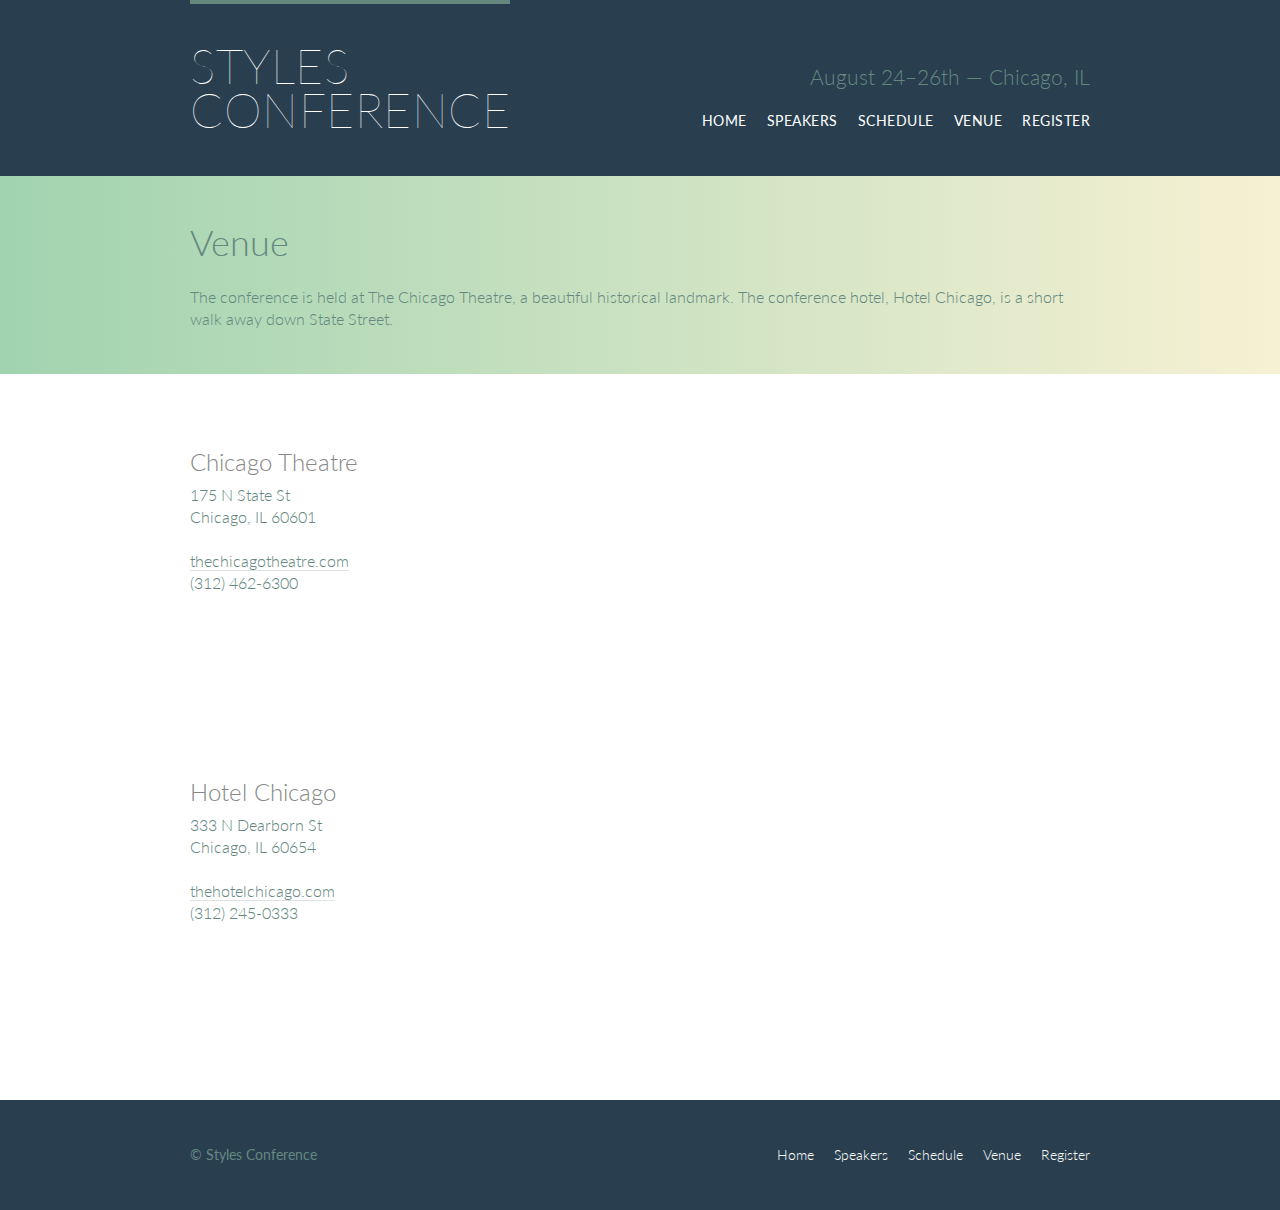
<file: practice/styles-conference/venue.html>
<!DOCTYPE html>
<html lang="en">

  <head>
    <meta charset="utf-8">
    <title>Venue - Styles Conference</title>
    <link rel="stylesheet" href="assets/stylesheets/main.css">
    <link rel="stylesheet" href="http://fonts.googleapis.com/css?family=Lato:100,300,400">
  </head>

  <body>

    <!-- Header -->

    <header class="primary-header container group">

      <h1 class="logo">
        <a href="index.html">Styles <br> Conference</a>
      </h1>

      <h3 class="tagline">August 24&ndash;26th &mdash; Chicago, IL</h3>

      <nav class="nav primary-nav">
        <ul>
          <li><a href="index.html">Home</a></li><!--
          --><li><a href="speakers.html">Speakers</a></li><!--
          --><li><a href="schedule.html">Schedule</a></li><!--
          --><li><a href="venue.html">Venue</a></li><!--
          --><li><a href="register.html">Register</a></li>
        </ul>
      </nav>

    </header>

    <!-- Lead -->

    <section class="row-alt">
      <div class="lead container">

        <h1>Venue</h1>

        <p>The conference is held at The Chicago Theatre, a beautiful historical landmark. The conference hotel, Hotel Chicago, is a short walk away down State Street.</p>

      </div>
    </section>

    <!-- Main content -->

    <section class="row">
      <div class="grid">

        <!-- Chicago Theatre -->

        <section class="venue-theatre">

          <div class="col-1-3">
            <h2>Chicago Theatre</h2>
            <p>175 N State St <br> Chicago, IL 60601</p>
            <p><a href="http://www.thechicagotheatre.com/">thechicagotheatre.com</a> <br> (312) 462-6300</p>
          </div><!--

          --><iframe class="venue-map col-2-3" src="https://www.google.com/maps/embed?pb=!1m5!3m3!1m2!1s0x880e2ca55810a493%3A0x4700ddf60fcbfad6!2schicago+theatre!5e0!3m2!1sen!2sus!4v1388701393606"></iframe>

        </section>

        <!-- Hotel Chicago -->

        <section class="venue-hotel">

          <div class="col-1-3">
            <h2>Hotel Chicago</h2>
            <p>333 N Dearborn St <br> Chicago, IL 60654</p>
            <p><a href="http://thehotelchicago.com/">thehotelchicago.com</a> <br> (312) 245-0333</p>
          </div><!--

          --><iframe class="venue-map col-2-3" src="https://www.google.com/maps/embed?pb=!1m5!3m3!1m2!1s0x880e2cb1da049173%3A0xa5c91d255a775f0b!2sHotel+Sax+Chicago%2C+North+Dearborn+Street%2C+Chicago%2C+IL!5e0!3m2!1sen!2sus!4v1388702493978"></iframe>

        </section>

      </div>
    </section>

    <!-- Footer -->

    <footer class="primary-footer container group">

      <small>&copy; Styles Conference</small>

      <nav class="nav">
        <ul>
          <li><a href="index.html">Home</a></li><!--
          --><li><a href="speakers.html">Speakers</a></li><!--
          --><li><a href="schedule.html">Schedule</a></li><!--
          --><li><a href="venue.html">Venue</a></li><!--
          --><li><a href="register.html">Register</a></li>
        </ul>
      </nav>

    </footer>

  </body>
</html>
</file>
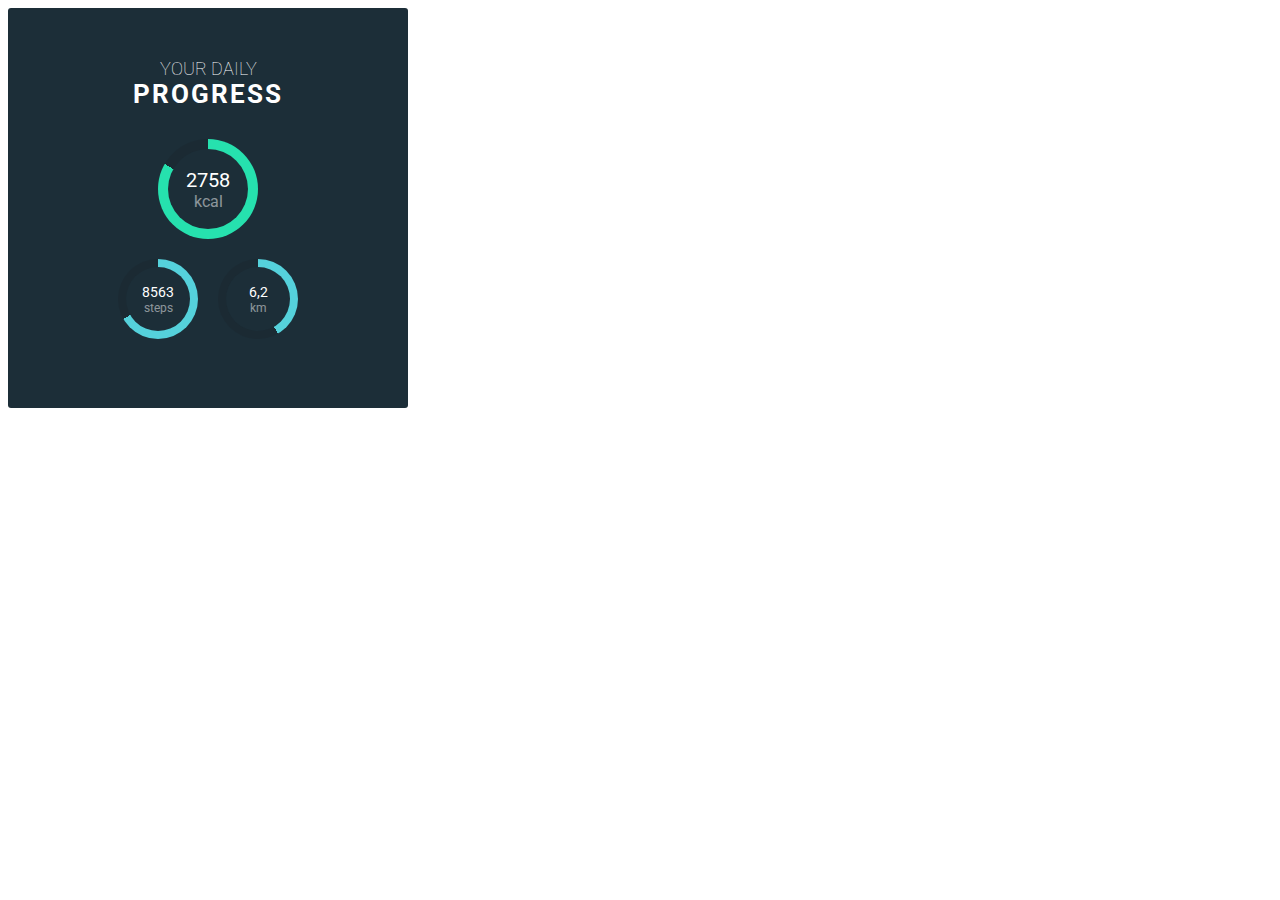
<file: projects/100-days-css/2/2.html>
<!DOCTYPE html>
<html lang="en">

  <head>
    <meta charset="utf-8">
    <title>"100-Days-CSS Challenge Day 2"</title>
    <link rel="stylesheet" href="assets/styles.css">
    <link rel="stylesheet" href="https://fonts.googleapis.com/css?family=Roboto">
  </head>

  <body>

    <div class="frame">
      <div class="headline">
        <h2>your daily</h2>
        <h1>Progress</h1>
      </div>

    <div class="primary-container">
      <div class="primary-active-border">
        <div class="circle-container">
          <div class="hover-circle"></div>
          <div class="stats">
            <div>2758</div>
            <div class="type">kcal</div>
          </div>
        </div>
      </div>
    </div>

    <div class="row">
      <div class="primary-container container">
        <div class="primary-active-border active-border active-border-1">
          <div class="circle-container">
            <div class="hover-circle"></div>
            <div class="stats secondary">
              <div>8563</div>
              <div class="type">steps</div>
            </div>
          </div>
        </div>
      </div>
      <div class="primary-container container">
        <div class="primary-active-border active-border active-border-2">
          <div class="circle-container">
            <div class="hover-circle"></div>
            <div class="stats secondary">
              <div>6,2</div>
              <div class="type">km</div>
            </div>
          </div>
        </div>
      </div>

    </div>

  </body>

</html>
</file>
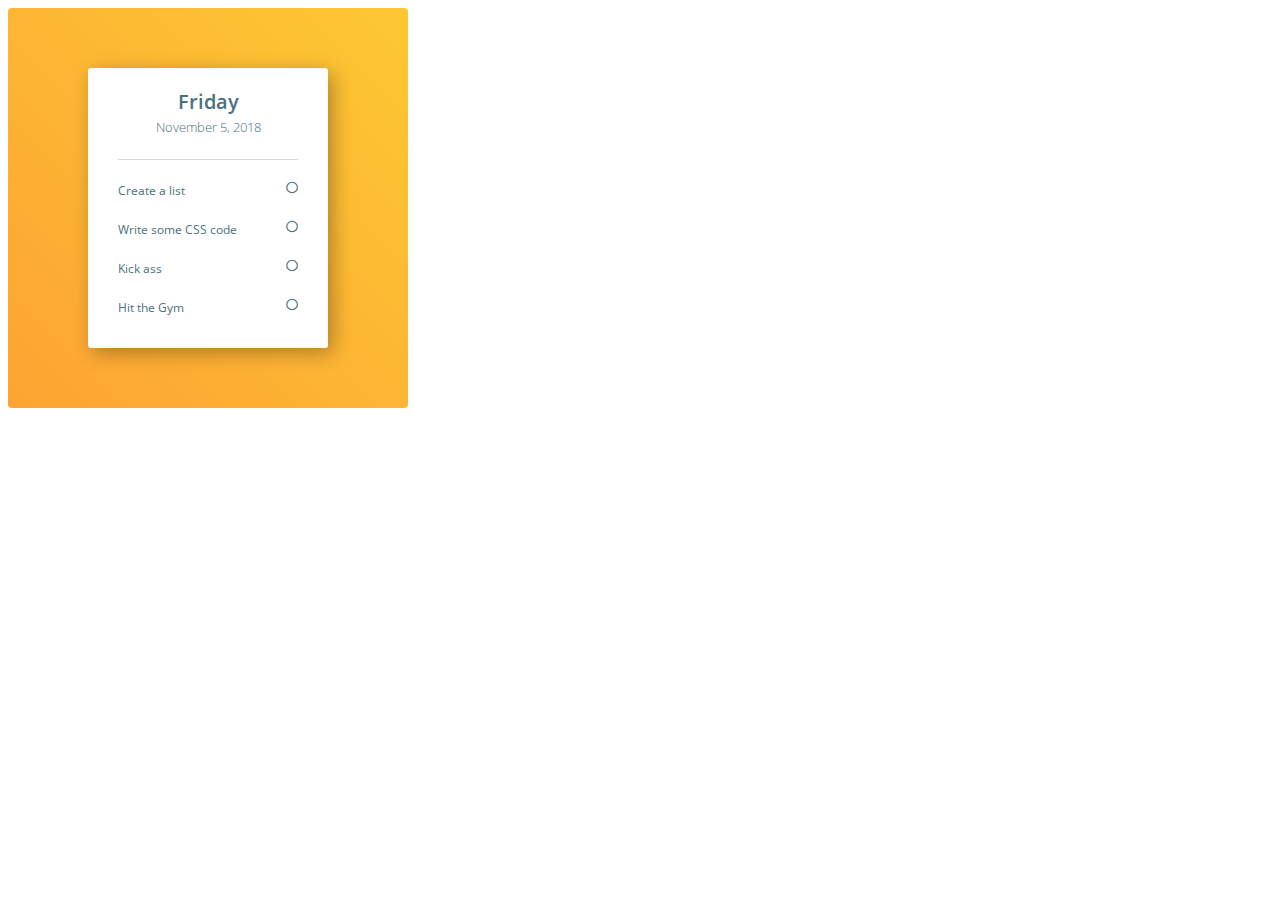
<file: projects/100-days-css/3/3.html>
<!DOCTYPE html>

<html lang="en">

  <head>
    <meta charset="utf-8">
    <title>To-Do Lists</title>
    <link rel="stylesheet" href="assets/styles.css">
    <link href="https://fonts.googleapis.com/css?family=Open+Sans" rel="stylesheet">
    <link rel="stylesheet" href="https://use.fontawesome.com/releases/v5.5.0/css/all.css">

    <script src="assets/jquery.js"></script>

    <script src="assets/script.js"></script>




    <!-- </script> -->

  </head>

  <body>

    <div class="frame">

      <div class="container">

        <div class="header">
          <h1>Friday</h1>
          <h4>November 5, 2018</h4>
        </div>

        <ul>
          <li><a href="#">Create a list<span class="fas fa-check"></span><span class="far fa-circle"></span></a></li>
          <li><a href="#">Write some CSS code<span class="fas fa-check"></span><span class="far fa-circle"></span></a></li>
          <li><a href="#">Kick ass<span class="fas fa-check"></span><span class="far fa-circle"></span></a></li>
          <li><a href="#">Hit the Gym<span class="fas fa-check"></span><span class="far fa-circle"></span></a></li>
        </ul>

      </div>





    </div>


  </body>

  <script>


</html>
</file>
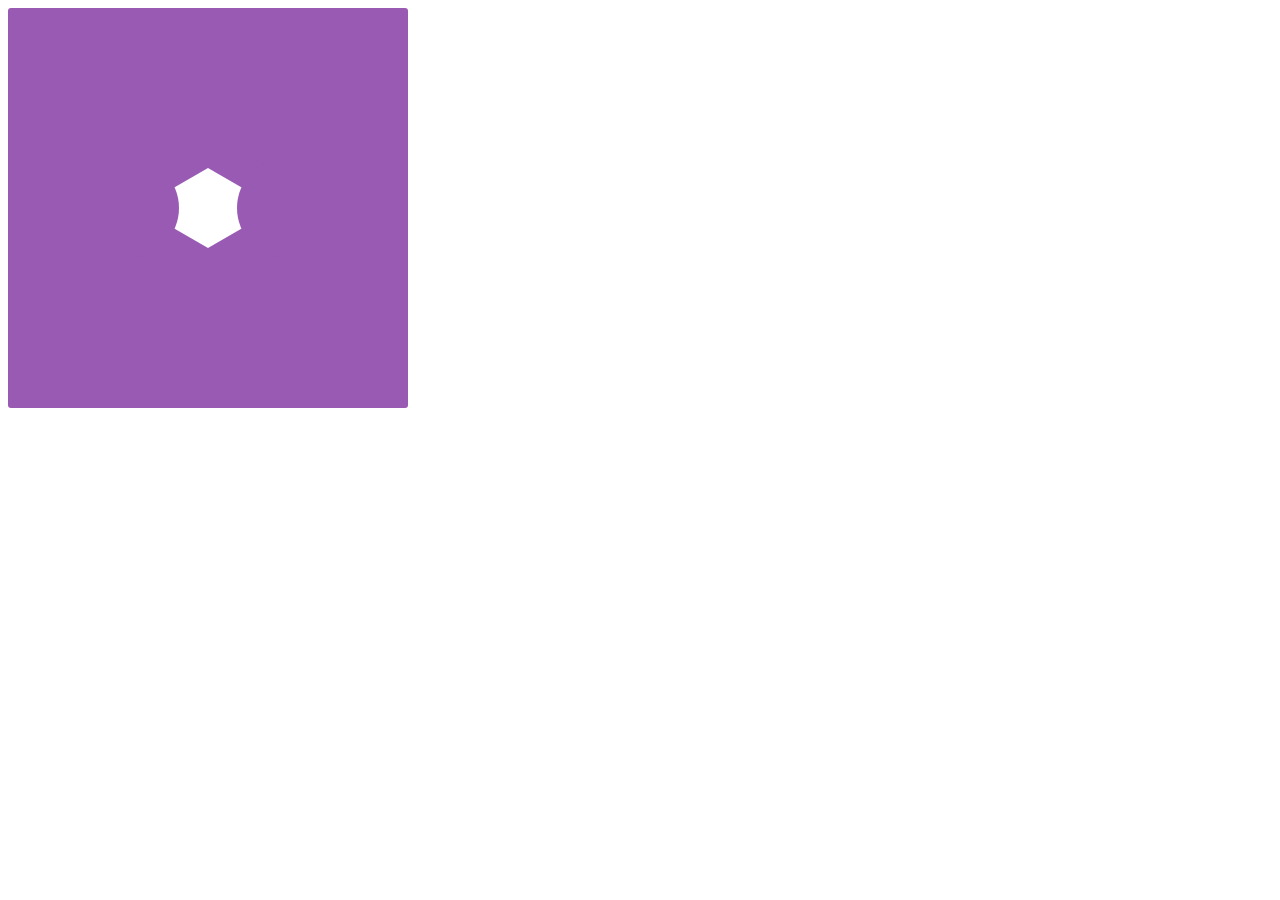
<file: projects/100-days-css/4/4.html>
<!DOCTYPE html>
<html lang="en">

  <head>
    <meta charset="utf-8">
    <title>CSS Challenge Day 4</title>
    <link rel="stylesheet" href="assets/styles.css">

    <script src="assets/jquery.js"></script>
    <script src="assets/scripts.js"></script>

  </head>

  <body>
    <div class="frame">

      <div class="outer-container">
        <div class="cut-container">
          <div class="cuts" id="top-left-cut"></div><!--
       --><div class="cuts" id="top-right-cut"></div>
        </div>
        <div class="main"></div>
        <div class="cut-container">
          <div class="cuts" id="bot-left-cut"></div><!--
       --><div class="cuts" id="bot-right-cut"></div>
        </div>
        <div class="circle"></div>
        <div class="circle" id="left-circle"></div>



      </div>


    </div>
  </body>
</html>
</file>
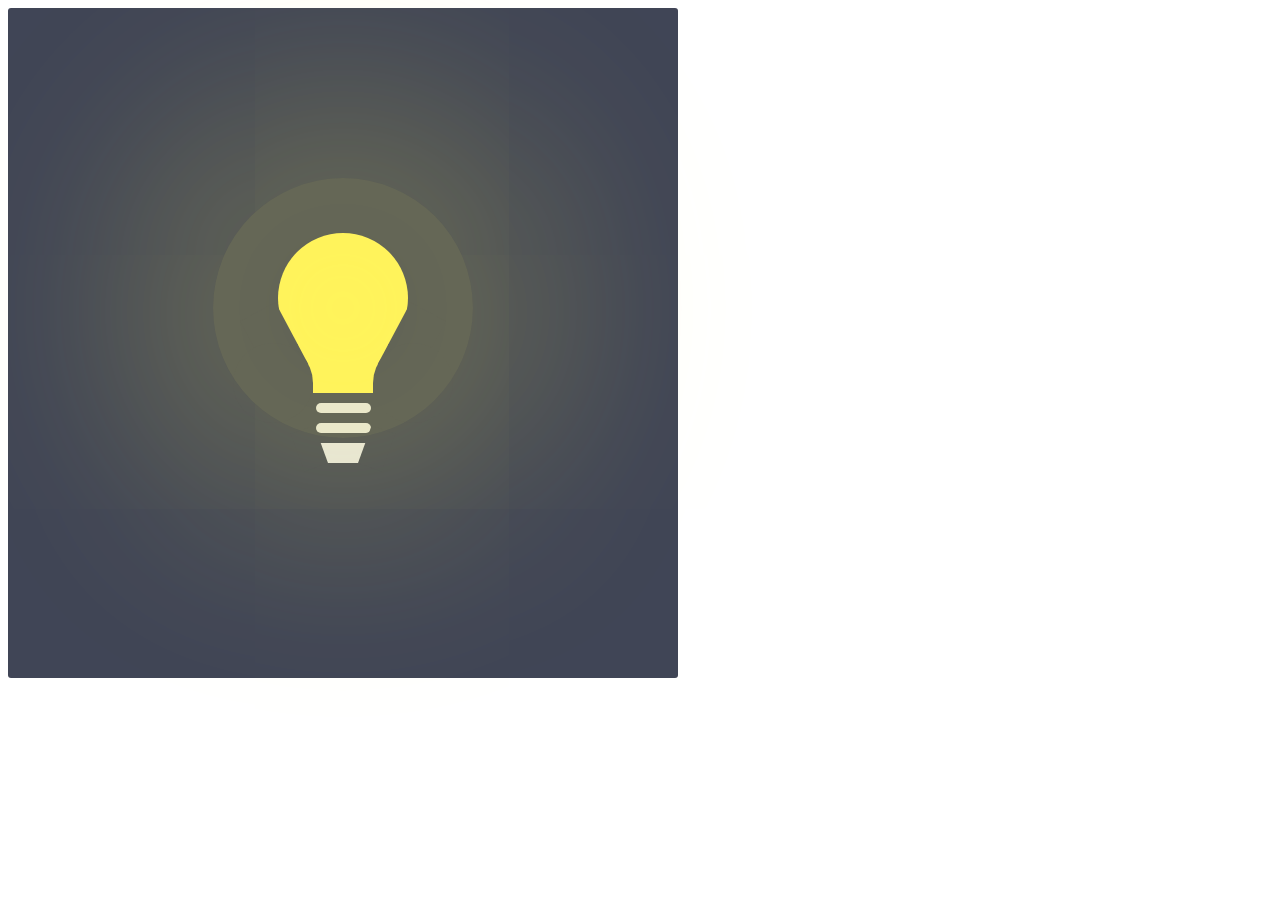
<file: projects/100-days-css/5/5.html>
<!DOCTYPE html>
<html lang="en">

  <head>
    <meta charset="utf-8">
    <title>Lightbulb</title>
    <link rel="stylesheet" href="assets/styles.css">
    <script src="assets/jquery.js"></script>
    <script src="assets/scripts.js"></script>
  </head>

  <body>

    <div class="frame">
      <div class="container">
        <div class="bulb"></div>
        <div class="stem"></div>
        <div class="right-cut-container">
          <div class="cut-container">
            <div class="straight-cut angle-cut"></div>
            <div class="straight-cut"></div>
            <div class="arc-cut"></div>
          </div>
        </div>
        <div class="left-cut-container">
          <div class="cut-container">
            <div class="straight-cut angle-cut"></div>
            <div class="straight-cut"></div>
            <div class="arc-cut"></div>
          </div>
        </div>

        <div class="bar-container">
          <div class="bar"></div>
          <div class="bar"></div>
        </div>

        <div class="trapezoid">
          <div id="base"></div>
          <div id="left-cut"></div>
          <div id="right-cut"></div>
        </div>

        <div class="glow"></div>
      </div>

    </div>

  </body>

</html>
</file>
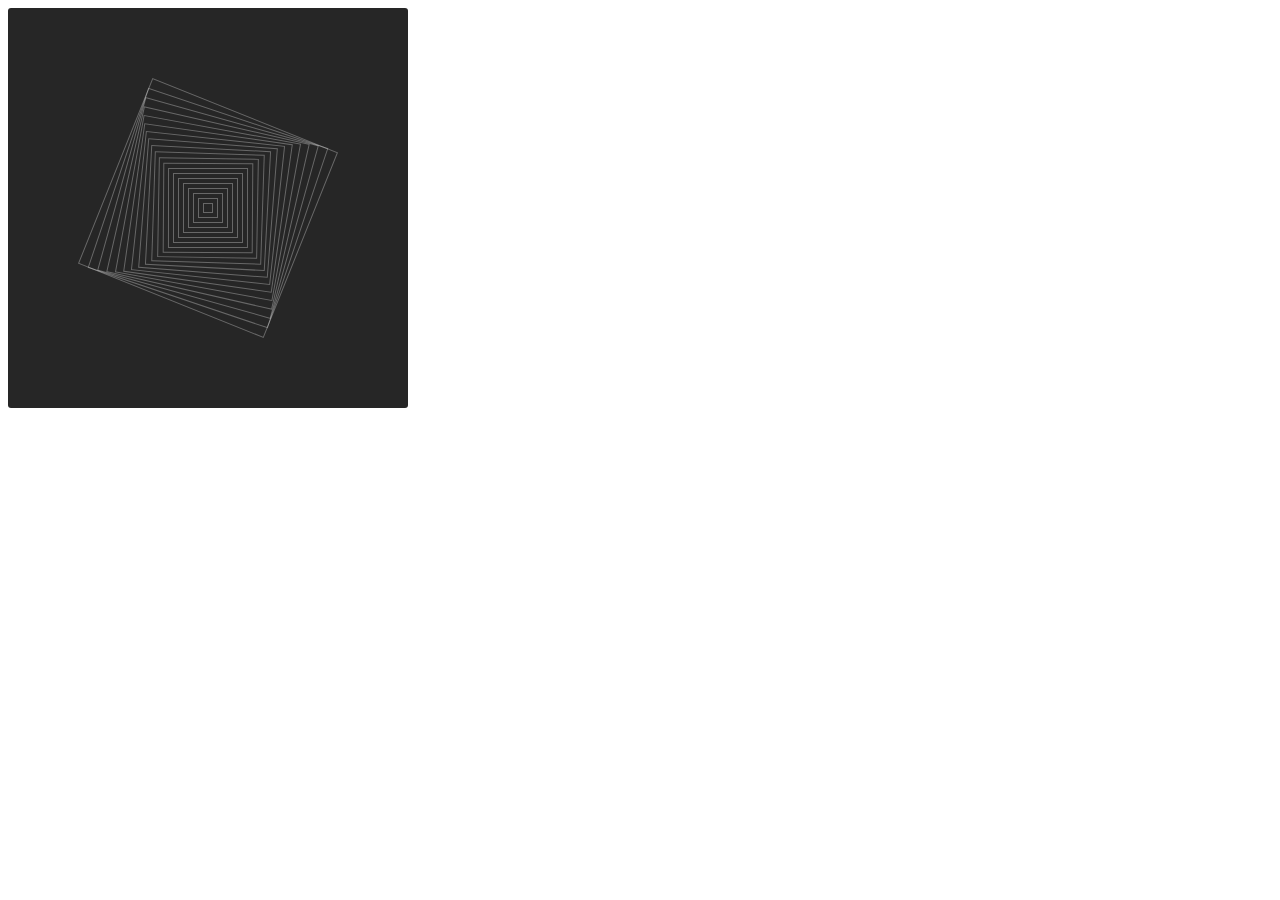
<file: projects/100-days-css/6/6.html>
<!DOCTYPE html>
  <html lang="en">

    <head>
      <meta charset="utf-8">
      <title>Rotating Squares</title>
      <link rel="stylesheet" href="assets/styles.css">
      <script src="assets/jquery.js"></script>
      <script src="assets/scripts.js"></script>
    </head>

    <body>
      <div class="frame">
      </div>
    </body>
  </html>
</file>
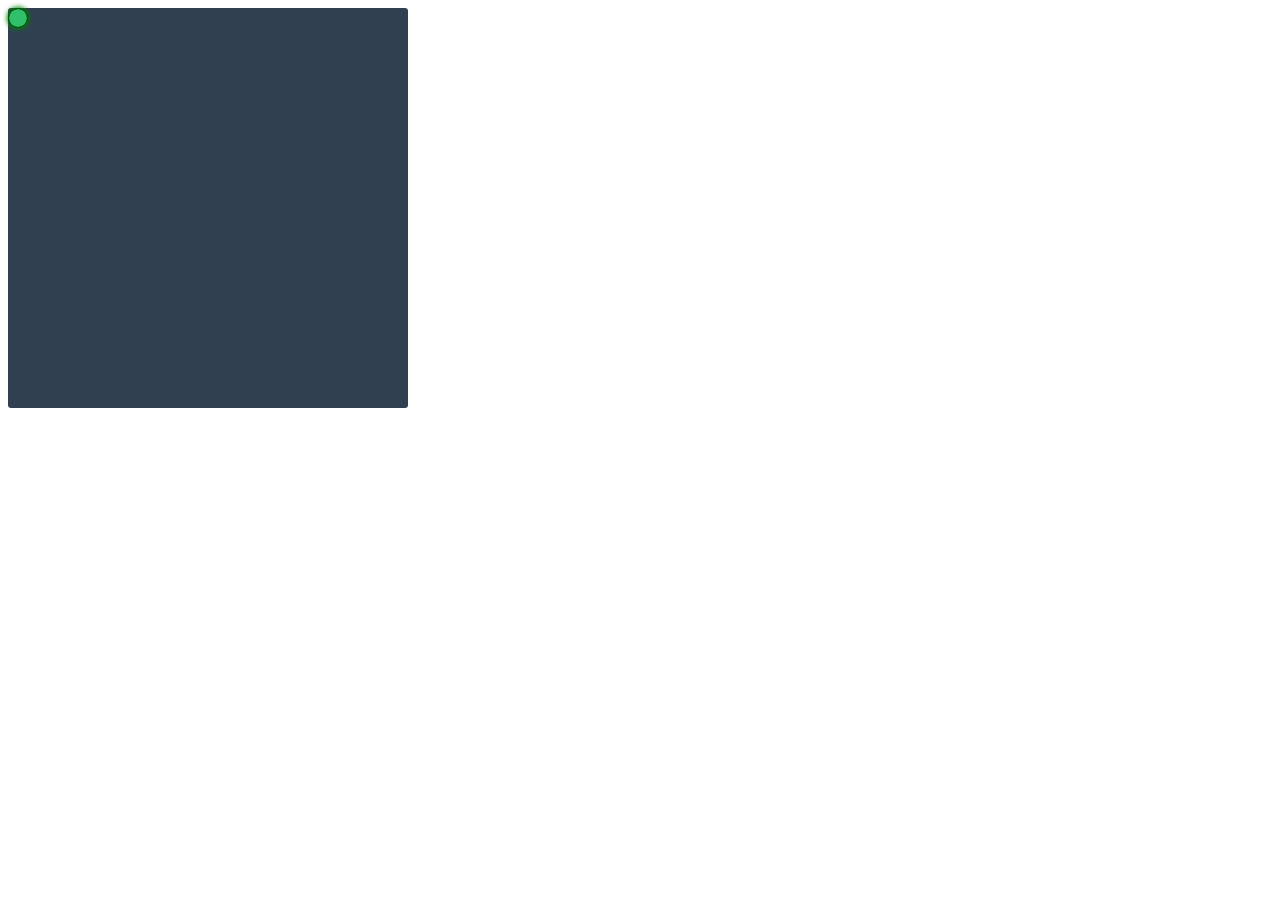
<file: projects/100-days-css/7/7.html>
<!DOCTYPE html>

<html lang = "en">
  <head>
    <meta charset="utf-8">
    <title>CSS Challenge Cursor Follow</title>
    <link rel="stylesheet" href="assets/styles.css">
    <script src="assets/jquery.js"></script>
    <script src="assets/scripts.js"></script>
  </head>

  <body>
    <div class="frame">
      <div id="orb">
        <div id="orb-glow"></div>

      </div>


    </div>

  </body>

</html>
</file>
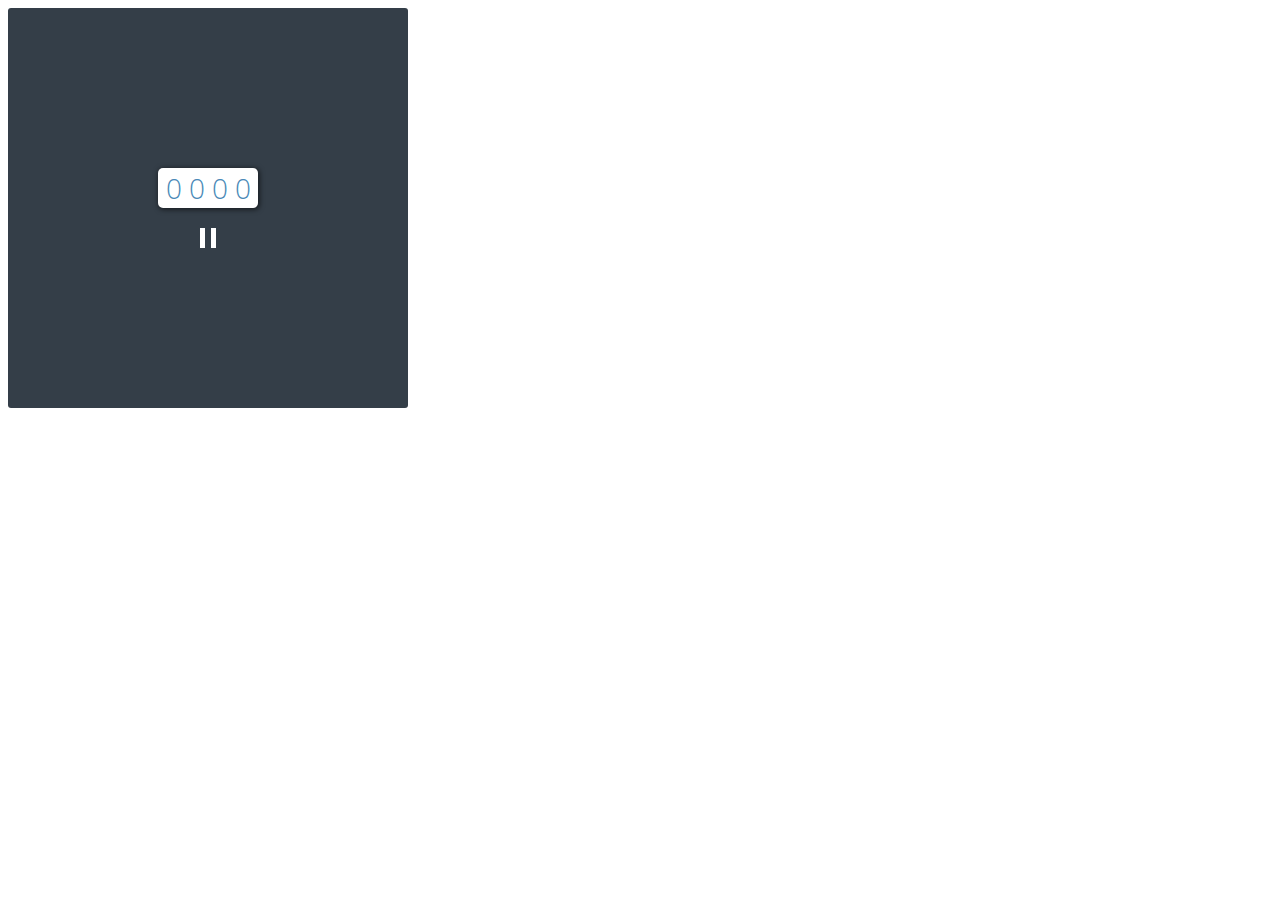
<file: projects/100-days-css/8/8.html>
<!DOCTYPE html>

<html lang="en">

  <head>
    <meta charset="utf-8">
    <title>Timer</title>
    <link rel="stylesheet" href="../shared-assets/styles.css">
    <link rel="stylesheet" href="assets/styles.css">
    <link rel="stylesheet" href="https://fonts.googleapis.com/css?family=Open+Sans">
    <script src="../shared-assets/jquery.js"></script>
    <script src="assets/scripts.js"></script>
  </head>

  <body>
    <div class="frame" id="timer-frame">

      <div class="container">
        <div id="timer">0 0 0 0</div>
        <div id="pause">
          <div class="vertical-bar"></div><div class="vertical-bar"></div>
        </div>
      </div>
    </div>

  </body>

</html>
</file>
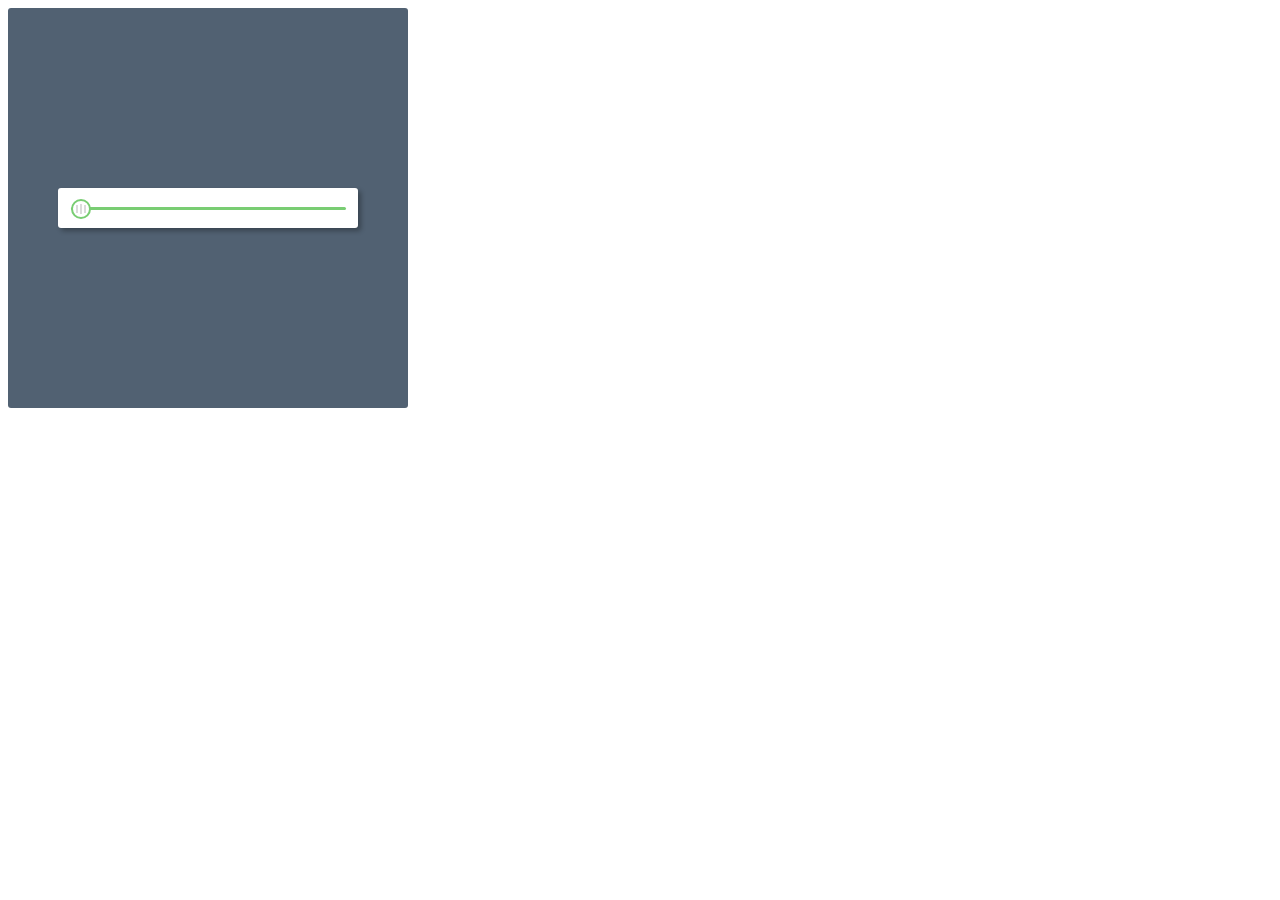
<file: projects/100-days-css/9/9.html>
<!DOCTYPE html>

<html lang="en">

  <head>
    <meta charset="utf-8">
    <title>Side Drag</title>
    <link rel="stylesheet" href="../shared-assets/styles.css">
    <link rel="stylesheet" href="assets/styles.css">
    <script src="../shared-assets/jquery.js"></script>
    <script src="assets/scripts.js"></script>

  </head>

  <body>

    <div class="frame">

      <div class="horizontal-bar">
        <div id="line">
          <div class="centered-circle">
            <div id="bar-container">
              <div class="vertical-bar"></div><!--
           --><div class="vertical-bar"></div><!--
           --><div class="vertical-bar"></div>
            </div>
          </div>

        </div>

      </div>

    </div>

  </body>

</html>
</file>
<file: projects/100-days-css/2/assets/styles.css>
*,
*:before,
*:after {
  webkit-box-sizing: border-box;
     moz-box-sizing: border-box;
         box-sizing: border-box;
}

body {
  font-family: Roboto, sans-serif;
  color: #fff;
}

h1,
h2 {
  margin: 0;
  padding: 0;
  text-transform: uppercase;
}

h1 {
  font-size: 26px;
  letter-spacing: 2px;
  font-weight: bold;
}

h2 {
  font-size: 18px;
  font-weight: lighter;
}


.frame {
  position: relative;
  width: 400px;
  height: 400px;
  background-color: #1c2e38;
  border-radius: 3px;
}

.headline {
  text-align: center;
  width: 200px;
  margin: 0 auto;
  padding: 50px 10px 0 10px;
  margin-bottom: 30px;
}


/* CONTAINERS FOR STATS */
.primary-container {
  width: 100px;
  height: 100px;
  margin: 0 auto;
  font-size: 20px;
}


/* PROGRESS BARS AS BORDERS */
.primary-active-border {
  width: 100%;
  height: 100%;
  border-radius: 100%;
  background-color: #26e1ae;
  background-image:
      linear-gradient(30deg, #26e1ae 50%, transparent 50%),
      linear-gradient(90deg, #1b2a33 50%, transparent 50%);
  text-align: center;
}

.active-border {
  background-color: #55d1db;
  background-image:
      linear-gradient(30deg, #55d1db 50%, transparent 50%),
      linear-gradient(90deg, #1b2a33 50%, transparent 50%);
  text-align: center;
}

.active-border-1 {
  background-image:
      linear-gradient(-30deg, #55d1db 50%, transparent 50%),
      linear-gradient(90deg, #1b2a33 50%, transparent 50%);
}

.active-border-2 {
  background-image:
      linear-gradient(60deg, #1b2a33 50%, transparent 50%),
      linear-gradient(90deg, #1b2a33 50%, transparent 50%);
}


/* GROUP OF AUXILIARY CONTAINERS */
.row {
  margin: 0 auto;
  margin-top: 20px;
  width: 50%;
  height: auto;
  display: flex;
}

.container {
  width: 80px;
  height: 80px;
  margin: 0 auto;
  font-size: 90%;
}

.type {
  font-size: 80%;
  color: rgba(255,255,255,0.5);
}

/* CONTAINER FOR TEXT STYLING SUPPORT */
.circle-container {
  position: relative;
  width: 80%;
  height: 80%;
  top: 10%;
  left: 10%;
  display: flex;
  justify-content: center;
  align-items: center;
  border-radius: 100%;
  background-color: #1c2e38;
}


/* HOVER CIRCLE TO HIGHLIGHT STAT */

.hover-circle {
  position: absolute;
  width: 100%;
  height: 100%;
  border-radius: 100%
}

.hover-circle:hover {
  background-color: rgba(255,255,255,0.2);
}
</file>
<file: projects/100-days-css/3/assets/styles.css>
*,
*:after,
*:before {
  webkit-box-sizing: border-box;
     moz-box-sizing: border-box;
         box-sizing: border-box;
}

a {
  text-decoration: none;
  color: inherit;
}

body {
  font-family: Open Sans, Helvetica, Arial, sans-serif;
  color: #4b7080;
}

.frame {
  width: 400px;
  height: 400px;
  background: linear-gradient(45deg, #fda433, #fdc833);
  border-radius: 4px;
  position: relative;
}

.container {
  position: absolute;
  top: 60px;
  left: 80px;
  width: 240px;
  height: 280px;
  background-color: #fff;
  border-radius: 3px;
  box-shadow: 5px 5px 20px rgba(0,0,0,0.3);
}

.header {
  margin: 0 auto;
  text-align: center;
  width: 180px;
  padding-bottom: 20px;
  border-bottom: solid 1px #d3dbdf;
  font-size: 80%;
  margin-top: 20px;
}

h1,
h4 {
  margin: 3px 0;
}

h1 {
  font-size: 20px;
  font-weight: 600;
}

h4 {
  font-weight: 300;
}

ul {
  list-style-type: none;
  font-size: 12px;
  padding: 0;
  margin: 0 auto;
  width: 180px;
}

li {
  margin: 22px auto;
  position: relative;
}

.fas,
.far {
  position: absolute;
  right: 0;
}
</file>
<file: projects/100-days-css/4/assets/styles.css>
*,
*:after,
*:before {
  webkit-box-sizing: border-box;
     moz-box-sizing: border-box;
         box-sizing: border-box;
}

.frame {
  width: 400px;
  height: 400px;
  border-radius: 3px;
  background-color: #995ab4;
  overflow: hidden;
  display: flex;
  align-items: center;
  justify-content: center;
  padding: 0;
  margin: 0;
  position: relative;
}

.outer-container {
  width: 140px;
  height: 140px;
  position: absolute;
}

.cut-container {
  height: calc(30/140*100%);
  width: 100%;
}

.cuts {
  display: inline-block;
  width: 50%;
  height: 100%;
  background-color: #995ab4;
}

#top-left-cut {
  transform-origin: bottom right;
  transform: rotate(-30deg);
}

#top-right-cut {
  transform-origin: bottom left;
  transform: rotate(30deg);
}

#bot-left-cut {
  transform-origin: top right;
  transform: rotate(30deg);
}

#bot-right-cut {
  transform-origin: top left;
  transform: rotate(-30deg);
}

.main {
  margin: 0 auto;
  height: calc(80/140*100%);
  width: 50%;
  background-color: #fff;
}

.circle {
  position: absolute;
  top: calc(20/140*100%);
  right: -42%;
  height: calc(100/140*100%);
  width: calc(100/140*100%);
  border-radius: 100%;
  background-color: #995ab4;
}

#left-circle {
  left: -42%;
}
</file>
<file: projects/100-days-css/5/assets/styles.css>
*,
*:before,
*:after {
  webkit-box-sizing: border-box;
     moz-box-sizing: border-box;
         box-sizing: border-box;
}

.frame {
  width: 670px;
  height: 670px;
  background-color: #404556;
  border-radius: 3px;
  display: flex;
  align-items: center;
  justify-content: center;
}

.container {
  width: 130px;
  height: 220px;
  position: relative;
}

.bulb {
  margin: 0 auto;
  width: 100%;
  height: 0;
  padding-top: 100%;
  border-radius: 100%;
  background-color: #fff35c;
}

.stem {
  width: 90px;
  height: 95px;
  position: absolute;
  top: 65px;
  left: 20px;
  background-color: #fff35c;
}

.right-cut-container {
  position: absolute;
  left: 95px;
  top: 80px;
}

.cut-container {
  width: 40px;
  height: 140px;
  position: relative;
}

.straight-cut {
  /* border: solid 1px black; */
  width: 100%;
  height: 50%;
  background-color: #404556;
}

.angle-cut {
  transform-origin: bottom right;
  transform: rotate(28deg);
}

.arc-cut {
  width: 80px;
  height: 80px;
  border-radius: 100%;
  background-color: #404556;
  position: absolute;
  top: 30px;
}

.left-cut-container {
  position: absolute;
  right: 95px;
  top: 80px;
}

.left-cut-container .angle-cut {
  transform-origin: bottom left;
  transform: rotate(-28deg);
}

.left-cut-container .arc-cut {
  right: 0;

}

.bar-container {
  margin: 0 auto;
  width: 55px;
  margin-top: 40px;
}

.bar {
  width: 100%;
  height: 10px;
  background-color: #e5e5e5;
  border-radius: 5px;
  margin-bottom: 10px;
}

.trapezoid {
  margin: 0 auto;
  height: 20px;
  width: 50px;
  background-color: #e5e5e5;
  position: relative;
}

.trapezoid #left-cut {
  position: absolute;
  right: -15px;
  bottom: 0;
  height: 200%;
  width: 50%;
  transform-origin: bottom left;
  transform: rotate(20deg);
  background-color: #404556;
}

.trapezoid #right-cut {
  position: absolute;
  left: -15px;
  bottom: 0;
  height: 200%;
  width: 50%;
  transform-origin: bottom right;
  transform: rotate(-20deg);
  background-color: #404556;
}

.glow {
  position: absolute;
  top: -25%;
  left: -50%;
  width: 200%;
  height: 0;
  padding-top: 200%;
  border-radius: 100%;
  box-shadow: 0 0 200px 100px rgba(255, 243, 92, 0.2),
              inset 0 0 100px 100px rgba(255, 243, 92,0.2);
  z-index: 1;
}
</file>
<file: projects/100-days-css/6/assets/styles.css>
*,
*:before,
*:after {
  webkit-box-sizing: border-box;
     moz-box-sizing: border-box;
         box-sizing: border-box;
}

.frame {
  width: 400px;
  height: 400px;
  background-color: #262626;
  display: flex;
  align-items: center;
  justify-content: center;
  border-radius: 3px;
}

.container {
  width: 50%;
  height: 50%;
  display: flex;
  align-items: center;
  justify-content: center;
  background-color: transparent;
  position: relative;

}

.dynamic-squares {
  border: solid 1px rgba(255, 255, 255, 0.3);
}
</file>
<file: projects/100-days-css/7/assets/styles.css>
*,
*:before,
*:after {
  webkit-box-sizing: border-box;
     moz-box-sizing: border-box;
         box-sizing: border-box;
}

.frame {
  width: 400px;
  height: 400px;
  background-color: #304051;
  border-radius: 3px;
  position: relative;
}

#orb {
  position: absolute;
  width: 20px;
  height: 20px;
  border-radius: 100%;
  border: solid 1px #000;
  background-color: #30c06b;
  display: flex;
  align-items: center;
  justify-content: center;
}

#orb-glow {
  position: absolute;
  background-color: transparent;
  width: 100%;
  height: 100%;
  border-radius: 100%;
  box-shadow: 0 0 5px 2px green;

}
</file>
<file: projects/100-days-css/shared-assets/styles.css>
*,
*:before,
*:after {
  webkit-box-sizing: border-box;
     moz-box-sizing: border-box;
         box-sizing: border-box;
}

.frame {
  width: 400px;
  height: 400px;
  background-color: #304051;
  border-radius: 3px;
  position: relative;
  display: flex;
  align-items: center;
  justify-content: center;
}

.centered-circle {
  border-radius: 100%;
  display: flex;
  align-items: center;
  justify-content: center;
}

.vertical-bar {
  height: 100%;
  width: 5%;
}
</file>
<file: projects/100-days-css/8/assets/styles.css>
body {
}

.frame {
  background-color: #343e48;
}

.container {
  width: 100px;
  height: 80px;
  text-align: center;
}

#timer {
  height: 40px;
  width: 100%;
  border-radius: 5px;
  background-color: #fff;
  box-shadow: 1px 1px 5px 1px rgba(0,0,0,0.5);
  text-align: center;
  color: #498ab7;
  font-family: "Open Sans", Arial, sans-serif;
  font-size: 28px;
  line-height: 40px;
  font-weight: 300;
  letter-spacing: 0px;
}



#pause {
  margin-top: 20px;
  height: 20px;
  vertical-align: bottom;
}
.vertical-bar {
  background-color: #fff;
  display: inline-block;
  margin: 0 3px;
}

#pause:hover {
  cursor: pointer;

}
</file>
<file: projects/100-days-css/9/assets/styles.css>
.frame {
  background-color: #516172;
}

.horizontal-bar {
  width: 300px;
  height: 40px;
  background-color: #fff;
  border-radius: 3px;
  box-shadow: 3px 3px 5px rgba(0,0,0,0.3);
  display: flex;
  align-items: center;
  justify-content: center;
}

#line {
  width: 275px;
  height: 3px;
  background-color: #79cd73;
  border-radius: 2px;
  position: relative;

}

.centered-circle {
  width: 20px;
  height: 20px;
  background-color: #fff;
  border: solid 2px #79cd73;
  position: absolute;
  top: -8px;
  left: 0;
}

.centered-circle:hover {
  cursor: pointer;
}

#bar-container {
  height: 10px;
  display: flex;
  align-items: center;
  text-align: center;
}

.vertical-bar {
  display: inline-block;
  height: 100%;
  width: 2px;
  margin: 0 1px;
  background-color: #dbdbdb;
  vertical-align: middle;
}

.vertical-bar:first-of-type {
  height: 80%;
}

.vertical-bar:last-of-type {
  height: 80%;
}
</file>
<file: practice/styles-conference/assets/stylesheets/main.css>
/* http://meyerweb.com/eric/tools/css/reset/
   v2.0 | 20110126
   License: none (public domain)
*/

html, body, div, span, applet, object, iframe,
h1, h2, h3, h4, h5, h6, p, blockquote, pre,
a, abbr, acronym, address, big, cite, code,
del, dfn, em, img, ins, kbd, q, s, samp,
small, strike, strong, sub, sup, tt, var,
b, u, i, center,
dl, dt, dd, ol, ul, li,
fieldset, form, label, legend,
table, caption, tbody, tfoot, thead, tr, th, td,
article, aside, canvas, details, embed,
figure, figcaption, footer, header, hgroup,
menu, nav, output, ruby, section, summary,
time, mark, audio, video {
  margin: 0;
  padding: 0;
  border: 0;
  font-size: 100%;
  font: inherit;
  vertical-align: baseline;
}
/* HTML5 display-role reset for older browsers */
article, aside, details, figcaption, figure,
footer, header, hgroup, menu, nav, section {
  display: block;
}
body {
  line-height: 2;
}
ol, ul {
  list-style: none;
}
blockquote, q {
  quotes: none;
}
blockquote:before, blockquote:after,
q:before, q:after {
  content: '';
  content: none;
}
table {
  border-collapse: collapse;
  border-spacing: 0;
}

body {
  background: #293f50;
  color: #888;
  font: 300 16px/22px "Lato", "Open Sans", "Helvetica Neue", Helvetica, Arial, sans-serif;
}

/*
  ========================================
  Grid
  ========================================
*/

*,
*:before,
*:after {
  -webkit-box-sizing: border-box;
     -moz-box-sizing: border-box;
          box-sizing: border-box;
}
.container,
.grid {
  margin: 0 auto;
  width: 960px;
}
.container {
  padding-left: 30px;
  padding-right: 30px;
}
.grid,
.col-1-3,
.col-2-3 {
  padding-left: 15px;
  padding-right: 15px;
}
.col-1-3,
.col-2-3  {
  display: inline-block;
  vertical-align: top;
}
.col-1-3 {
  width: 33.33%;
}
.col-2-3 {
  width: 66.66%;
}

/*
  ========================================
  Clearfix
  ========================================
*/

.group:before,
.group:after {
  content: "";
  display: table;
}
.group:after {
  clear: both;
}
.group {
  clear: both;
  *zoom: 1;
}

.row,
.row-alt {
  min-width: 960px;
}

.row {
  background: #fff;
  padding: 66px 0px 44px 0;
}

.row-alt {
  background: #cbe2c1;
  background: -webkit-linear-gradient(to right, #a1d3b0, #f6f1d3);
  background: -moz-linear-gradient(to right, #a1d3b0, #f6f1d3);
  background: linear-gradient(to right, #a1d3b0, #f6f1d3);
  padding: 44px 0 22px 0;
}

/*
  ========================================
  Typography
  ========================================
*/

h1, h3, h4, h5, p {
  margin-bottom: 22px;
  color: #648880;
}

/*
  ========================================
  Buttons
  ========================================
*/

.btn {
  border-radius: 5px;
  color: #fff;
  cursor: pointer;
  display: inline-block;
  font-weight: 400;
  letter-spacing: .5px;
  margin: 0;
  text-transform: uppercase;
}
.btn-alt {
  border: 1px solid #fff;
  padding: 10px 30px;
}

.btn-alt:hover {
  background: #fff;
  color: #648880;
}

/*
  ========================================
  Primary header
  ========================================
*/

.logo {
  border-top: 4px solid #648880;
  float: left;
  font-size: 48px;
  font-weight: 100;
  letter-spacing: .5px;
  line-height: 44px;
  padding: 40px 0 22px 0;
  text-transform: uppercase;
}

/*
  ========================================
  Primary footer
  ========================================
*/

.primary-footer {
  color: #648880;
  font-size: 14px;
  padding-bottom: 44px;
  padding-top: 44px;
}
.primary-footer small {
  float: left;
  font-weight: 400;
}

/*
  ========================================
  Home
  ========================================
*/

.hero {
  color: #fff;
  line-height: 44px;
  padding: 22px 80px 66px 80px;
  text-align: center;
}

.hero h2 {
  font-size: 36px;
}

.hero p {
  font-size: 24px;
  font-weight: 100;
}

h1 {
  font-size: 36px;
  line-height: 44px;
}

h2 {
  font-size: 24px;
  line-height: 44px;
}

h3 {
  font-size: 21px;
}

h4 {
  font-size: 18px;
}

h5 {
  color: #a9b2b9;
  font-size: 14px;
  font-weight:400;
  text-transform: uppercase;
}

strong {
  font-weight: 400;
}

cite, em {
  font-style: italic;
}

a:hover {
  color: #a9b2b9;
}

a {
  color: #648880;
  text-decoration: none;
}

p a {
  border-bottom: 1px solid #dfe2e5;
}

.tagline {
  margin: 66px 0 22px 0;
  text-align: right;
}

.primary-nav {
  font-size: 14px;
  font-weight: 400;
  letter-spacing: .5px;
  text-transform: uppercase;
}

.teaser a:hover h3 {
  color: #a9b2b9;
}

.nav {
  text-align: right;
}

.primary-header a,
.primary-footer a {
  color: #fff;
}

.primary-header a:hover,
.primary-footer a:hover {
  color: #648880;
}

.nav li {
  display: inline-block;
  margin: 0 10px;
  vertical-align: top;
}
.nav li:last-child {
  margin-right: 0;
}

.speaker-info {
  border: 1px solid #dfe2e5;
  border-radius: 5px;
  margin-top: 88px;
  padding-bottom: 22px;
  text-align: center;
}

.speaker {
  magin-bottom: 44px;
}

.teaser img {
  border-radius: 5px;
  display: block;
  margin-bottom: 22px;
  max-width: 100%;
}

.speaker-info img {
  border-radius: 50%;
  height: 130px;
  margin: -66px 0 22px 0;
  vertical-align: top;
}

.venue-theatre {
  margin-bottom: 66px;
}

.venue-hotel {
  margin-bottom: 22px;
}

.venue-map {
  height: 264px;
}

.why-attend {
  list-style: square;
  margin: 0 0 22px 30px;
}

form {
  margin-bottom: 22px;
}

input,
select,
textarea {
  font: 300 16px/22px "Lato", "Open Sans", "Helvetica Neue", Helvetica, Arial, sans-serif;
}

.register-group label {
  color: #648880;
  cursor: pointer;
  font-weight: 400;
}

.register-group input,
.register-group select,
.register-group textarea {
  border: 1px solid #c6c9cc;
  border-radius: 5px;
  color: #888;
  display: block;
  margin: 5px 0 27px 0;
  padding: 5px 8px;
}

.btn-default {
  border: 0;
  background: #648880;
  padding: 11px 30px;
  font-size: 14px;
}

.btn-default:hover {
  background: #77a198;
}

table {
  margin-bottom: 44px;
  width: 100%;
}

th,
td {
  padding-bottom: 22px;
  vertical-align: top;
}

th {
  padding-right: 45px;
  text-align: right;
  width: 20%;
}

td {
  width: 40%;
}

thead {
  line-height: 44px;
}

thead th {
  color: #648880;
  font-size: 24px;
}

tbody th {
  color: #a9b2b9;
  font-size: 14px;
  font-weight: 400;
  padding-top: 22px;
  text-transform: uppercase;
}

tbody td {
  border-top: 1px solid #dfe2e5;
  padding-top: 21px;
}

tbody tf:first-of-type {
  padding-right: 15px;
}

tbody tf:last-of-type {
  padding-left: 15px;
}

tbody tf:only-of-type {
  padding: auto 0 auto 0;
}

table a {
  color: #888;
}

table h4 {
  margin-bottom: 0;
}

.schedule-offset {
  color: #a9b2b9;
}
</file>
